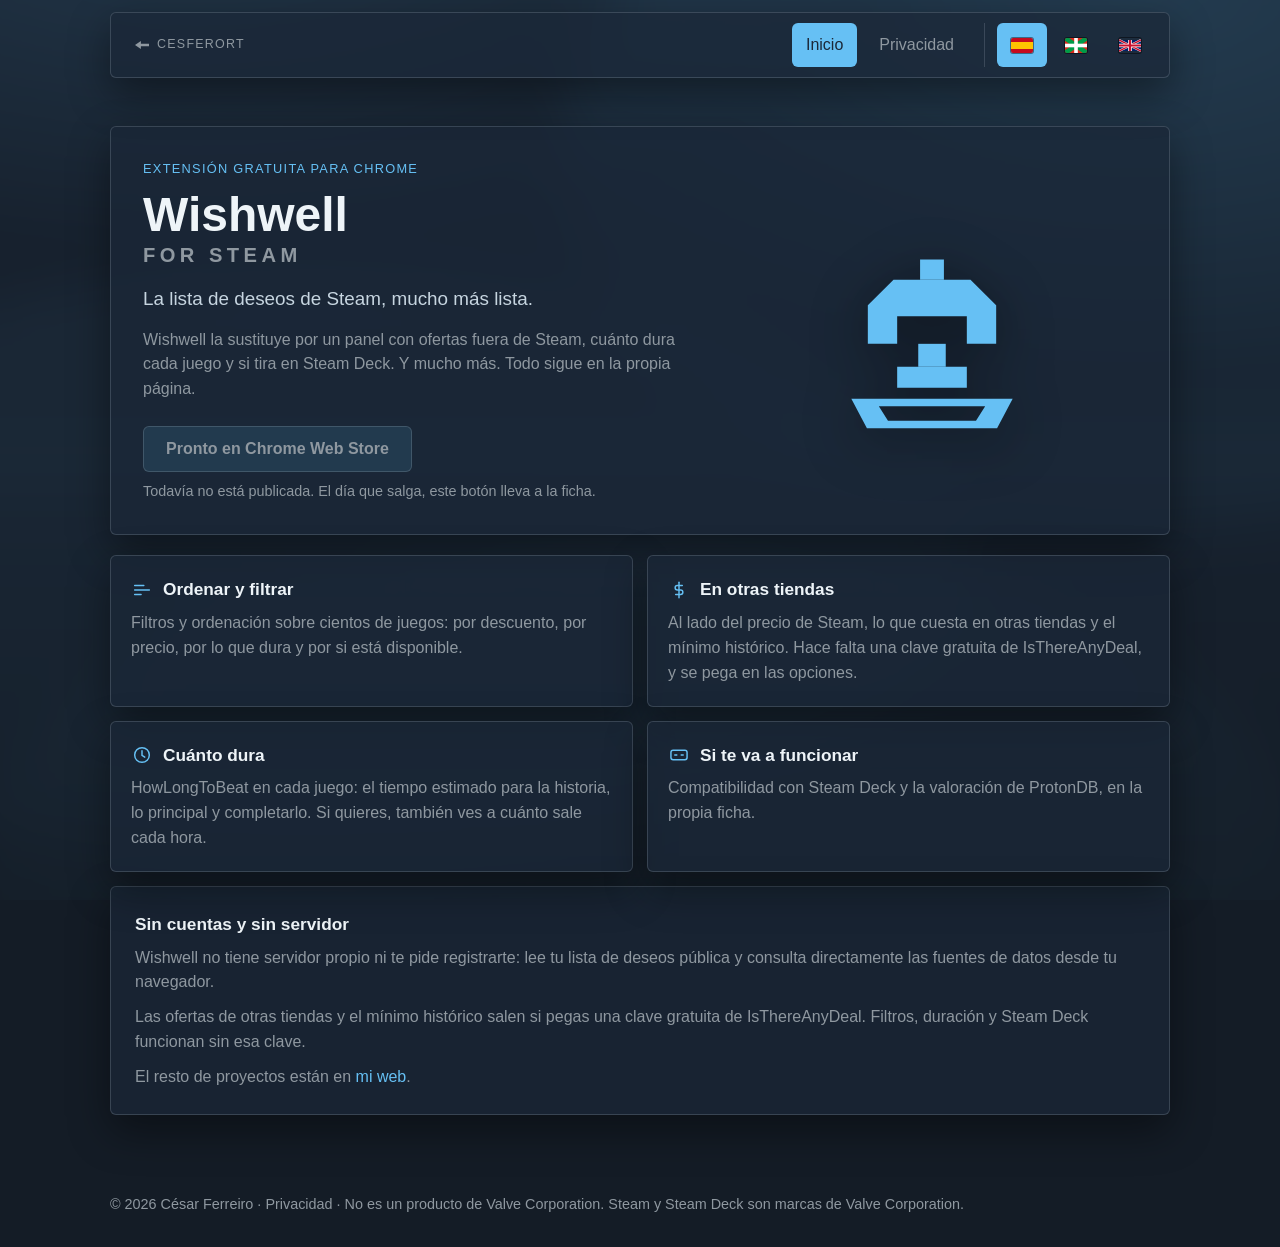
<file: index.html>
<!DOCTYPE html>
<html lang="es" translate="no">
<head>
  <meta charset="utf-8">
  <meta name="google" content="notranslate">
  <meta name="viewport" content="width=device-width, initial-scale=1">
  <title>Wishwell for Steam</title>
  <meta name="description" content="Convierte la lista de deseos de Steam en una lista mucho más lista: ofertas fuera de Steam, cuánto dura cada juego y si tira en Steam Deck, en el mismo panel. Y mucho más.">
  <link rel="canonical" href="https://cesferort.github.io/wishwell-site/">
  <meta property="og:type" content="website">
  <meta property="og:locale" content="es_ES">
  <meta property="og:title" content="Wishwell for Steam">
  <meta property="og:description" content="Convierte la lista de deseos de Steam en una lista mucho más lista: ofertas fuera de Steam, cuánto dura cada juego y si tira en Steam Deck, en el mismo panel. Y mucho más.">
  <meta property="og:url" content="https://cesferort.github.io/wishwell-site/">
  <meta property="og:image" content="https://cesferort.github.io/wishwell-site/art/share-2026-11.jpg">
  <meta property="og:image:width" content="1200">
  <meta property="og:image:height" content="630">
  <meta property="og:image:alt" content="El arco y el brocal de Wishwell, dentro de una moneda.">
  <meta name="twitter:card" content="summary_large_image">
  <link rel="icon" type="image/png" sizes="32x32" href="art/favicon.png">
  <link rel="apple-touch-icon" href="art/favicon.png">
  <link rel="stylesheet" href="style.css">
</head>
<body>
  <div class="scene" aria-hidden="true"></div>
  <a class="skip" href="#contenido">Saltar al contenido</a>
  <header class="bar panel-box">
    <a class="home" href="https://cesferort.github.io/" target="_blank" rel="noopener">
      <span class="home-arrow" aria-hidden="true"></span>Cesferort
    </a>
    <input class="menu-check" id="menu-check" type="checkbox">
    <label class="menu-toggle" for="menu-check"><span class="visually-hidden">Menú</span><span class="burger" aria-hidden="true"></span></label>
    <nav class="nav" aria-label="Páginas">
      <a href="index.html" aria-current="page">Inicio</a>
      <a href="privacy/es.html">Privacidad</a>
      <span class="langs">
        <a href="index.html" lang="es" aria-current="page" class="flag flag-es" aria-label="Español"><svg class="flag-svg" viewBox="0 0 22 15" aria-hidden="true"><rect width="22" height="15" fill="#c60b1e"/><rect y="4" width="22" height="7" fill="#ffc400"/></svg></a>
        <a href="eu.html" lang="eu" hreflang="eu" class="flag flag-eu" aria-label="Euskera"><svg class="flag-svg" viewBox="0 0 22 15" aria-hidden="true"><rect width="22" height="15" fill="#da291c"/><path fill="#009b48" d="M0 0h4.2L22 12.2V15h-4.2L0 2.8z"/><path fill="#009b48" d="M22 0h-4.2L0 12.2V15h4.2L22 2.8z"/><rect x="9.2" width="3.6" height="15" fill="#fff"/><rect y="5.7" width="22" height="3.6" fill="#fff"/></svg></a>
        <a href="en.html" lang="en" hreflang="en" class="flag flag-en" aria-label="Inglés"><svg class="flag-svg" viewBox="0 0 60 30" aria-hidden="true"><path fill="#012169" d="M0 0h60v30H0z"/><path stroke="#fff" stroke-width="6" d="M0 0l60 30m0-30L0 30"/><path stroke="#C8102E" stroke-width="4" d="M0 0l60 30m0-30L0 30"/><path stroke="#fff" stroke-width="10" d="M30 0v30M0 15h60"/><path stroke="#C8102E" stroke-width="6" d="M30 0v30M0 15h60"/></svg></a>
      </span>
    </nav>
  </header>
  <main id="contenido">
    <section class="hero panel-box">
      <div>
        <p class="eyebrow">Extensión gratuita para Chrome</p>
        <h1>Wishwell<span class="for">for Steam</span></h1>
        <p class="lead">La lista de deseos de Steam, mucho más lista.</p>
        <p class="plain">Wishwell la sustituye por un panel con ofertas fuera de Steam, cuánto dura cada juego y si tira en Steam Deck. Y mucho más. Todo sigue en la propia página.</p>
        <p class="store">
          <span class="cta cta-soon">Pronto en Chrome Web Store</span>
          <!-- Cuando la extensión esté publicada, este enlace sustituye al span de arriba:
               <a class="cta" href="https://chromewebstore.google.com/detail/ID">Instalar desde Chrome Web Store</a> -->
        </p>
        <p class="store-note">Todavía no está publicada. El día que salga, este botón lleva a la ficha.</p>
      </div>
      <svg class="hero-mark" viewBox="0 0 24 24" aria-hidden="true">
        <g fill="currentColor">
          <path d="M5 13.4 5 9.2 7.8 6.4 16.2 6.4 19 9.2 19 13.4 15.8 13.4 15.8 10.4 8.2 10.4 8.2 13.4Z"/>
          <path d="M10.7 4.2h2.6V6.4h-2.6z"/>
          <path d="M10.5 13.4h3V15.9h-3z"/>
          <path d="M8.2 15.9h7.6V18.2H8.2z"/>
          <path fill-rule="evenodd" d="M3.2 19.4h17.6l-1.7 3.2H4.9zM6.2 20.2h11.6l-1 1.6H7.2z"/>
        </g>
      </svg>
    </section>

    <section class="cards" aria-label="Qué hace">
      <article class="panel-box">
        <h2><svg viewBox="0 0 24 24" aria-hidden="true"><path d="M4 12h16M4 7h10M4 17h7" fill="none" stroke="currentColor" stroke-width="1.6" stroke-linecap="round"/></svg>Ordenar y filtrar</h2>
        <p>Filtros y ordenación sobre cientos de juegos: por descuento, por precio, por lo que dura y por si está disponible.</p>
      </article>
      <article class="panel-box">
        <h2><svg viewBox="0 0 24 24" aria-hidden="true"><path d="M12 3.6v16.8" fill="none" stroke="currentColor" stroke-width="1.6" stroke-linecap="round"/><path d="M15.6 7.2H10.2a2.4 2.4 0 0 0 0 4.8h3.6a2.4 2.4 0 0 1 0 4.8H8.4" fill="none" stroke="currentColor" stroke-width="1.6" stroke-linecap="round"/></svg>En otras tiendas</h2>
        <p>Al lado del precio de Steam, lo que cuesta en otras tiendas y el mínimo histórico. Hace falta una clave gratuita de IsThereAnyDeal, y se pega en las opciones.</p>
      </article>
      <article class="panel-box">
        <h2><svg viewBox="0 0 24 24" aria-hidden="true"><circle cx="12" cy="12" r="8" fill="none" stroke="currentColor" stroke-width="1.6"/><path d="M12 7.4v5l3 2" fill="none" stroke="currentColor" stroke-width="1.6" stroke-linecap="round"/></svg>Cuánto dura</h2>
        <p>HowLongToBeat en cada juego: el tiempo estimado para la historia, lo principal y completarlo. Si quieres, también ves a cuánto sale cada hora.</p>
      </article>
      <article class="panel-box">
        <h2><svg viewBox="0 0 24 24" aria-hidden="true"><rect x="3.2" y="6.8" width="17.6" height="10.4" rx="2.4" fill="none" stroke="currentColor" stroke-width="1.6"/><path d="M7.4 12h2.2M14.4 12h2.2" fill="none" stroke="currentColor" stroke-width="1.6" stroke-linecap="round"/></svg>Si te va a funcionar</h2>
        <p>Compatibilidad con Steam Deck y la valoración de ProtonDB, en la propia ficha.</p>
      </article>
    </section>

    <!--
      Franja de capturas. Se descomenta cuando existan los cinco archivos de
      art/shots/, que son los mismos que sube la ficha de la Chrome Web Store.
      Tienen que ser capturas reales del panel sobre una lista de deseos de
      verdad: la tienda rechaza recreaciones.

      <section class="shots" aria-label="Capturas">
        <figure class="panel-box shots-wide">
          <img src="art/shots/panel.png" width="1280" height="800" alt="El panel de Wishwell sobre una lista de deseos, con juegos en oferta.">
          <figcaption>El panel sustituye a la lista y la ordena por lo que te interesa.</figcaption>
        </figure>
        <figure class="panel-box">
          <img src="art/shots/filtros.png" width="1280" height="800" alt="El panel de filtros abierto, con la rejilla de tres columnas.">
          <figcaption>Filtros por descuento, precio, duracion y disponibilidad.</figcaption>
        </figure>
        <figure class="panel-box">
          <img src="art/shots/detalle.png" width="1280" height="800" alt="El modal de detalle, con minimo historico y tiempos de juego.">
          <figcaption>Minimo historico, tiempos de HowLongToBeat y comparacion de precio.</figcaption>
        </figure>
        <figure class="panel-box">
          <img src="art/shots/temas.png" width="1280" height="800" alt="Dos temas distintos del panel, uno al lado del otro.">
          <figcaption>Diecinueve temas, incluido uno claro.</figcaption>
        </figure>
        <figure class="panel-box">
          <img src="art/shots/opciones.png" width="1280" height="800" alt="La pagina de opciones, con el apartado de IsThereAnyDeal.">
          <figcaption>Las opciones, con el apartado de IsThereAnyDeal.</figcaption>
        </figure>
      </section>
    -->

    <section class="panel panel-box">
      <h2>Sin cuentas y sin servidor</h2>
      <p>Wishwell no tiene servidor propio ni te pide registrarte: lee tu lista de deseos pública y consulta directamente las fuentes de datos desde tu navegador.</p>
      <p>Las ofertas de otras tiendas y el mínimo histórico salen si pegas una clave gratuita de IsThereAnyDeal. Filtros, duración y Steam Deck funcionan sin esa clave.</p>
      <p>El resto de proyectos están en <a href="https://cesferort.github.io/" target="_blank" rel="noopener">mi web</a>.</p>
    </section>
  </main>
  <footer>
    <p>© 2026 César Ferreiro · <a href="privacy/es.html">Privacidad</a> · No es un producto de Valve Corporation. Steam y Steam Deck son marcas de Valve Corporation.</p>
  </footer>
</body>
</html>
</file>
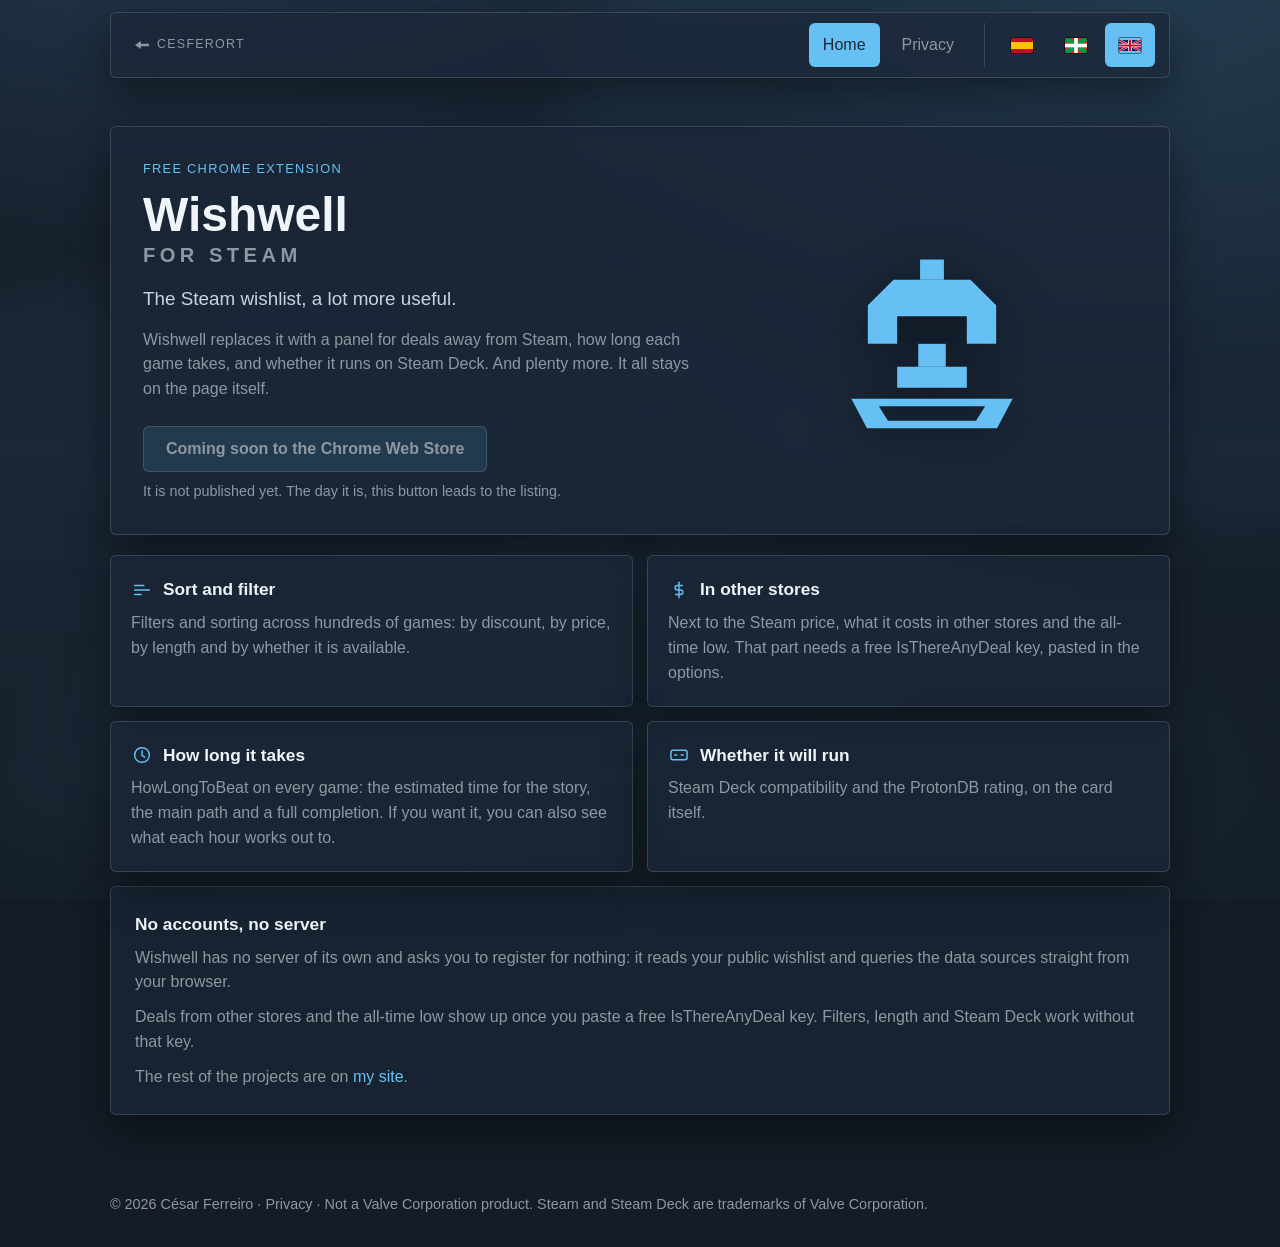
<file: en.html>
<!DOCTYPE html>
<html lang="en" translate="no">
<head>
  <meta charset="utf-8">
  <meta name="google" content="notranslate">
  <meta name="viewport" content="width=device-width, initial-scale=1">
  <title>Wishwell for Steam</title>
  <meta name="description" content="Turns the Steam wishlist into a much sharper one: deals away from Steam, how long each game takes and whether it runs on Steam Deck, all in the same panel. And plenty more.">
  <link rel="canonical" href="https://cesferort.github.io/wishwell-site/en.html">
  <meta property="og:type" content="website">
  <meta property="og:locale" content="en_GB">
  <meta property="og:title" content="Wishwell for Steam">
  <meta property="og:description" content="Turns the Steam wishlist into a much sharper one: deals away from Steam, how long each game takes and whether it runs on Steam Deck, all in the same panel. And plenty more.">
  <meta property="og:url" content="https://cesferort.github.io/wishwell-site/en.html">
  <meta property="og:image" content="https://cesferort.github.io/wishwell-site/art/share-2026-11.jpg">
  <meta property="og:image:width" content="1200">
  <meta property="og:image:height" content="630">
  <meta property="og:image:alt" content="The Wishwell arch and rim, set inside a coin.">
  <meta name="twitter:card" content="summary_large_image">
  <link rel="icon" type="image/png" sizes="32x32" href="art/favicon.png">
  <link rel="apple-touch-icon" href="art/favicon.png">
  <link rel="stylesheet" href="style.css">
</head>
<body>
  <div class="scene" aria-hidden="true"></div>
  <a class="skip" href="#content">Skip to content</a>
  <header class="bar panel-box">
    <a class="home" href="https://cesferort.github.io/" target="_blank" rel="noopener">
      <span class="home-arrow" aria-hidden="true"></span>Cesferort
    </a>
    <input class="menu-check" id="menu-check" type="checkbox">
    <label class="menu-toggle" for="menu-check"><span class="visually-hidden">Menu</span><span class="burger" aria-hidden="true"></span></label>
    <nav class="nav" aria-label="Pages">
      <a href="en.html" aria-current="page">Home</a>
      <a href="privacy/en.html">Privacy</a>
      <span class="langs">
        <a href="index.html" lang="es" hreflang="es" class="flag flag-es" aria-label="Spanish"><svg class="flag-svg" viewBox="0 0 22 15" aria-hidden="true"><rect width="22" height="15" fill="#c60b1e"/><rect y="4" width="22" height="7" fill="#ffc400"/></svg></a>
        <a href="eu.html" lang="eu" hreflang="eu" class="flag flag-eu" aria-label="Basque"><svg class="flag-svg" viewBox="0 0 22 15" aria-hidden="true"><rect width="22" height="15" fill="#da291c"/><path fill="#009b48" d="M0 0h4.2L22 12.2V15h-4.2L0 2.8z"/><path fill="#009b48" d="M22 0h-4.2L0 12.2V15h4.2L22 2.8z"/><rect x="9.2" width="3.6" height="15" fill="#fff"/><rect y="5.7" width="22" height="3.6" fill="#fff"/></svg></a>
        <a href="en.html" lang="en" aria-current="page" class="flag flag-en" aria-label="English"><svg class="flag-svg" viewBox="0 0 60 30" aria-hidden="true"><path fill="#012169" d="M0 0h60v30H0z"/><path stroke="#fff" stroke-width="6" d="M0 0l60 30m0-30L0 30"/><path stroke="#C8102E" stroke-width="4" d="M0 0l60 30m0-30L0 30"/><path stroke="#fff" stroke-width="10" d="M30 0v30M0 15h60"/><path stroke="#C8102E" stroke-width="6" d="M30 0v30M0 15h60"/></svg></a>
      </span>
    </nav>
  </header>
  <main id="content">
    <section class="hero panel-box">
      <div>
        <p class="eyebrow">Free Chrome extension</p>
        <h1>Wishwell<span class="for">for Steam</span></h1>
        <p class="lead">The Steam wishlist, a lot more useful.</p>
        <p class="plain">Wishwell replaces it with a panel for deals away from Steam, how long each game takes, and whether it runs on Steam Deck. And plenty more. It all stays on the page itself.</p>
        <p class="store">
          <span class="cta cta-soon">Coming soon to the Chrome Web Store</span>
          <!-- Cuando la extensión esté publicada, este enlace sustituye al span de arriba:
               <a class="cta" href="https://chromewebstore.google.com/detail/ID">Install from the Chrome Web Store</a> -->
        </p>
        <p class="store-note">It is not published yet. The day it is, this button leads to the listing.</p>
      </div>
      <svg class="hero-mark" viewBox="0 0 24 24" aria-hidden="true">
        <g fill="currentColor">
          <path d="M5 13.4 5 9.2 7.8 6.4 16.2 6.4 19 9.2 19 13.4 15.8 13.4 15.8 10.4 8.2 10.4 8.2 13.4Z"/>
          <path d="M10.7 4.2h2.6V6.4h-2.6z"/>
          <path d="M10.5 13.4h3V15.9h-3z"/>
          <path d="M8.2 15.9h7.6V18.2H8.2z"/>
          <path fill-rule="evenodd" d="M3.2 19.4h17.6l-1.7 3.2H4.9zM6.2 20.2h11.6l-1 1.6H7.2z"/>
        </g>
      </svg>
    </section>

    <section class="cards" aria-label="What it does">
      <article class="panel-box">
        <h2><svg viewBox="0 0 24 24" aria-hidden="true"><path d="M4 12h16M4 7h10M4 17h7" fill="none" stroke="currentColor" stroke-width="1.6" stroke-linecap="round"/></svg>Sort and filter</h2>
        <p>Filters and sorting across hundreds of games: by discount, by price, by length and by whether it is available.</p>
      </article>
      <article class="panel-box">
        <h2><svg viewBox="0 0 24 24" aria-hidden="true"><path d="M12 3.6v16.8" fill="none" stroke="currentColor" stroke-width="1.6" stroke-linecap="round"/><path d="M15.6 7.2H10.2a2.4 2.4 0 0 0 0 4.8h3.6a2.4 2.4 0 0 1 0 4.8H8.4" fill="none" stroke="currentColor" stroke-width="1.6" stroke-linecap="round"/></svg>In other stores</h2>
        <p>Next to the Steam price, what it costs in other stores and the all-time low. That part needs a free IsThereAnyDeal key, pasted in the options.</p>
      </article>
      <article class="panel-box">
        <h2><svg viewBox="0 0 24 24" aria-hidden="true"><circle cx="12" cy="12" r="8" fill="none" stroke="currentColor" stroke-width="1.6"/><path d="M12 7.4v5l3 2" fill="none" stroke="currentColor" stroke-width="1.6" stroke-linecap="round"/></svg>How long it takes</h2>
        <p>HowLongToBeat on every game: the estimated time for the story, the main path and a full completion. If you want it, you can also see what each hour works out to.</p>
      </article>
      <article class="panel-box">
        <h2><svg viewBox="0 0 24 24" aria-hidden="true"><rect x="3.2" y="6.8" width="17.6" height="10.4" rx="2.4" fill="none" stroke="currentColor" stroke-width="1.6"/><path d="M7.4 12h2.2M14.4 12h2.2" fill="none" stroke="currentColor" stroke-width="1.6" stroke-linecap="round"/></svg>Whether it will run</h2>
        <p>Steam Deck compatibility and the ProtonDB rating, on the card itself.</p>
      </article>
    </section>

    <!--
      Franja de capturas. Se descomenta cuando existan los cinco archivos de
      art/shots/, que son los mismos que sube la ficha de la Chrome Web Store.
      Tienen que ser capturas reales del panel sobre una lista de deseos de
      verdad: la tienda rechaza recreaciones.

      <section class="shots" aria-label="Capturas">
        <figure class="panel-box shots-wide">
          <img src="art/shots/panel.png" width="1280" height="800" alt="El panel de Wishwell sobre una lista de deseos, con juegos en oferta.">
          <figcaption>El panel sustituye a la lista y la ordena por lo que te interesa.</figcaption>
        </figure>
        <figure class="panel-box">
          <img src="art/shots/filtros.png" width="1280" height="800" alt="El panel de filtros abierto, con la rejilla de tres columnas.">
          <figcaption>Filtros por descuento, precio, duracion y disponibilidad.</figcaption>
        </figure>
        <figure class="panel-box">
          <img src="art/shots/detalle.png" width="1280" height="800" alt="El modal de detalle, con minimo historico y tiempos de juego.">
          <figcaption>Minimo historico, tiempos de HowLongToBeat y comparacion de precio.</figcaption>
        </figure>
        <figure class="panel-box">
          <img src="art/shots/temas.png" width="1280" height="800" alt="Dos temas distintos del panel, uno al lado del otro.">
          <figcaption>Diecinueve temas, incluido uno claro.</figcaption>
        </figure>
        <figure class="panel-box">
          <img src="art/shots/opciones.png" width="1280" height="800" alt="La pagina de opciones, con el apartado de IsThereAnyDeal.">
          <figcaption>Las opciones, con el apartado de IsThereAnyDeal.</figcaption>
        </figure>
      </section>
    -->

    <section class="panel panel-box">
      <h2>No accounts, no server</h2>
      <p>Wishwell has no server of its own and asks you to register for nothing: it reads your public wishlist and queries the data sources straight from your browser.</p>
      <p>Deals from other stores and the all-time low show up once you paste a free IsThereAnyDeal key. Filters, length and Steam Deck work without that key.</p>
      <p>The rest of the projects are on <a href="https://cesferort.github.io/" target="_blank" rel="noopener">my site</a>.</p>
    </section>
  </main>
  <footer>
    <p>© 2026 César Ferreiro · <a href="privacy/en.html">Privacy</a> · Not a Valve Corporation product. Steam and Steam Deck are trademarks of Valve Corporation.</p>
  </footer>
</body>
</html>
</file>
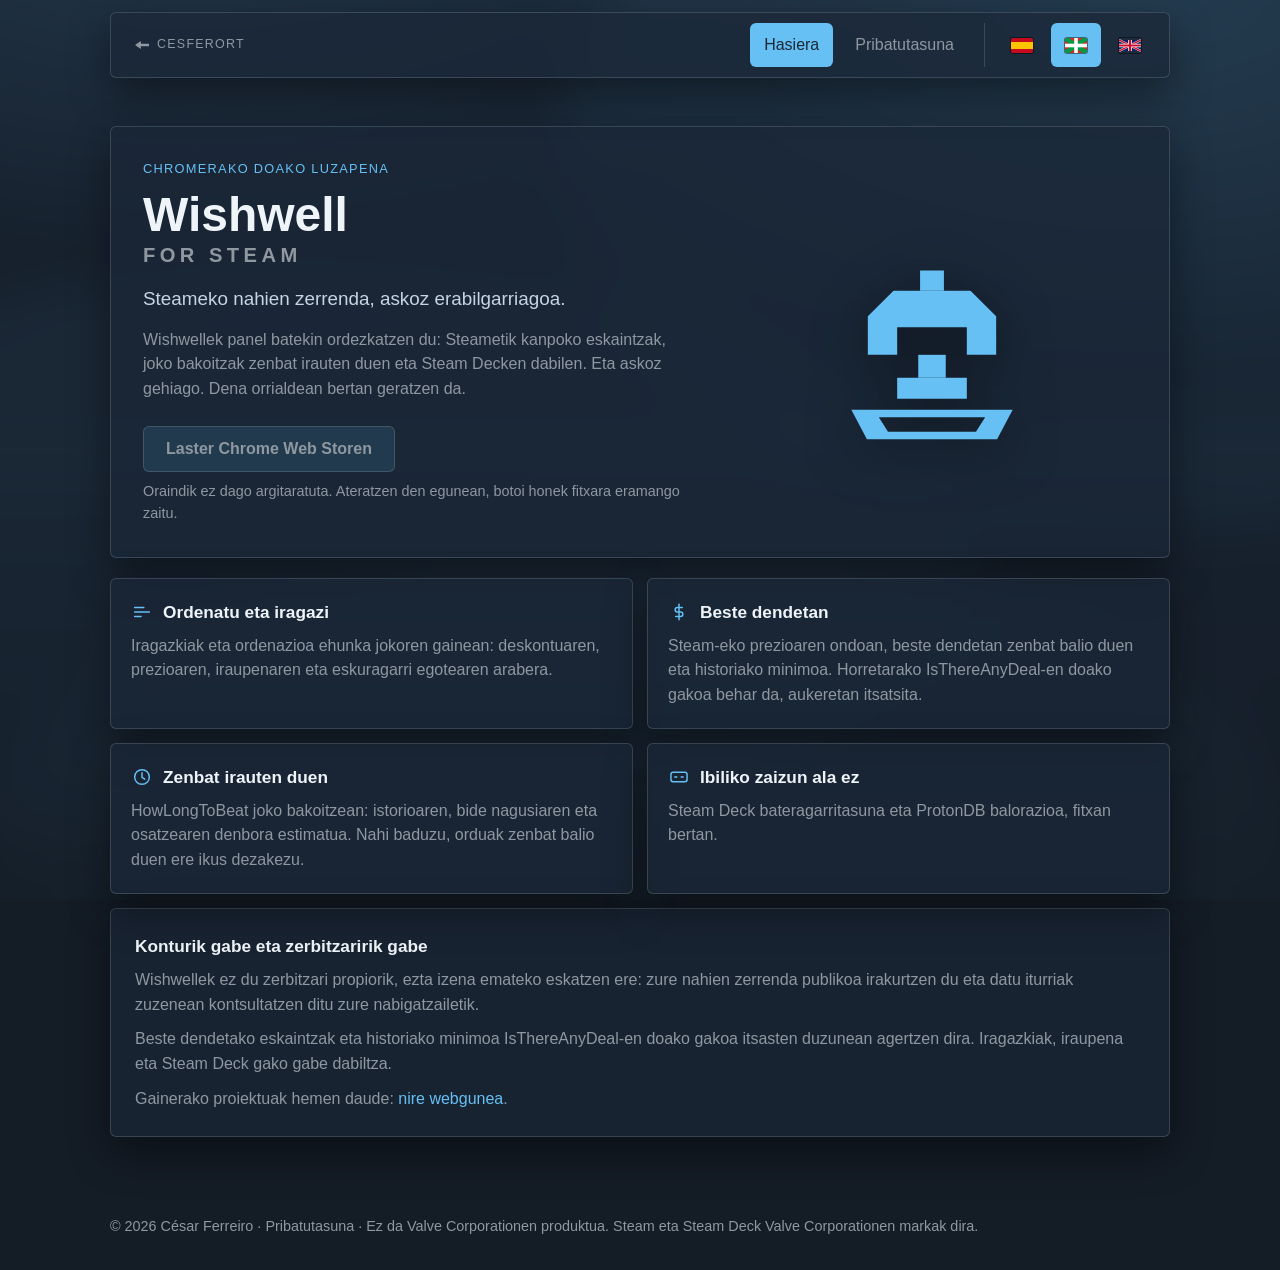
<file: eu.html>
<!DOCTYPE html>
<html lang="eu" translate="no">
<head>
  <meta charset="utf-8">
  <meta name="google" content="notranslate">
  <meta name="viewport" content="width=device-width, initial-scale=1">
  <title>Wishwell for Steam</title>
  <meta name="description" content="Steameko nahien zerrenda askoz erabilgarriago bihurtzen du: Steametik kanpoko eskaintzak, joko bakoitzak zenbat irauten duen eta Steam Decken dabilen, panel berean. Eta askoz gehiago.">
  <link rel="canonical" href="https://cesferort.github.io/wishwell-site/eu.html">
  <meta property="og:type" content="website">
  <meta property="og:locale" content="eu_ES">
  <meta property="og:title" content="Wishwell for Steam">
  <meta property="og:description" content="Steameko nahien zerrenda askoz erabilgarriago bihurtzen du: Steametik kanpoko eskaintzak, joko bakoitzak zenbat irauten duen eta Steam Decken dabilen, panel berean. Eta askoz gehiago.">
  <meta property="og:url" content="https://cesferort.github.io/wishwell-site/eu.html">
  <meta property="og:image" content="https://cesferort.github.io/wishwell-site/art/share-2026-11.jpg">
  <meta property="og:image:width" content="1200">
  <meta property="og:image:height" content="630">
  <meta property="og:image:alt" content="Wishwellen arkua eta brokala, txanpon baten barruan.">
  <meta name="twitter:card" content="summary_large_image">
  <link rel="icon" type="image/png" sizes="32x32" href="art/favicon.png">
  <link rel="apple-touch-icon" href="art/favicon.png">
  <link rel="stylesheet" href="style.css">
</head>
<body>
  <div class="scene" aria-hidden="true"></div>
  <a class="skip" href="#edukia">Edukira joan</a>
  <header class="bar panel-box">
    <a class="home" href="https://cesferort.github.io/" target="_blank" rel="noopener">
      <span class="home-arrow" aria-hidden="true"></span>Cesferort
    </a>
    <input class="menu-check" id="menu-check" type="checkbox">
    <label class="menu-toggle" for="menu-check"><span class="visually-hidden">Menua</span><span class="burger" aria-hidden="true"></span></label>
    <nav class="nav" aria-label="Orrialdeak">
      <a href="eu.html" aria-current="page">Hasiera</a>
      <a href="privacy/eu.html">Pribatutasuna</a>
      <span class="langs">
        <a href="index.html" lang="es" hreflang="es" class="flag flag-es" aria-label="Gaztelania"><svg class="flag-svg" viewBox="0 0 22 15" aria-hidden="true"><rect width="22" height="15" fill="#c60b1e"/><rect y="4" width="22" height="7" fill="#ffc400"/></svg></a>
        <a href="eu.html" lang="eu" aria-current="page" class="flag flag-eu" aria-label="Euskara"><svg class="flag-svg" viewBox="0 0 22 15" aria-hidden="true"><rect width="22" height="15" fill="#da291c"/><path fill="#009b48" d="M0 0h4.2L22 12.2V15h-4.2L0 2.8z"/><path fill="#009b48" d="M22 0h-4.2L0 12.2V15h4.2L22 2.8z"/><rect x="9.2" width="3.6" height="15" fill="#fff"/><rect y="5.7" width="22" height="3.6" fill="#fff"/></svg></a>
        <a href="en.html" lang="en" hreflang="en" class="flag flag-en" aria-label="Ingelesa"><svg class="flag-svg" viewBox="0 0 60 30" aria-hidden="true"><path fill="#012169" d="M0 0h60v30H0z"/><path stroke="#fff" stroke-width="6" d="M0 0l60 30m0-30L0 30"/><path stroke="#C8102E" stroke-width="4" d="M0 0l60 30m0-30L0 30"/><path stroke="#fff" stroke-width="10" d="M30 0v30M0 15h60"/><path stroke="#C8102E" stroke-width="6" d="M30 0v30M0 15h60"/></svg></a>
      </span>
    </nav>
  </header>
  <main id="edukia">
    <section class="hero panel-box">
      <div>
        <p class="eyebrow">Chromerako doako luzapena</p>
        <h1>Wishwell<span class="for">for Steam</span></h1>
        <p class="lead">Steameko nahien zerrenda, askoz erabilgarriagoa.</p>
        <p class="plain">Wishwellek panel batekin ordezkatzen du: Steametik kanpoko eskaintzak, joko bakoitzak zenbat irauten duen eta Steam Decken dabilen. Eta askoz gehiago. Dena orrialdean bertan geratzen da.</p>
        <p class="store">
          <span class="cta cta-soon">Laster Chrome Web Storen</span>
          <!-- Cuando la extensión esté publicada, este enlace sustituye al span de arriba:
               <a class="cta" href="https://chromewebstore.google.com/detail/ID">Chrome Web Storetik instalatu</a> -->
        </p>
        <p class="store-note">Oraindik ez dago argitaratuta. Ateratzen den egunean, botoi honek fitxara eramango zaitu.</p>
      </div>
      <svg class="hero-mark" viewBox="0 0 24 24" aria-hidden="true">
        <g fill="currentColor">
          <path d="M5 13.4 5 9.2 7.8 6.4 16.2 6.4 19 9.2 19 13.4 15.8 13.4 15.8 10.4 8.2 10.4 8.2 13.4Z"/>
          <path d="M10.7 4.2h2.6V6.4h-2.6z"/>
          <path d="M10.5 13.4h3V15.9h-3z"/>
          <path d="M8.2 15.9h7.6V18.2H8.2z"/>
          <path fill-rule="evenodd" d="M3.2 19.4h17.6l-1.7 3.2H4.9zM6.2 20.2h11.6l-1 1.6H7.2z"/>
        </g>
      </svg>
    </section>

    <section class="cards" aria-label="Zer egiten duen">
      <article class="panel-box">
        <h2><svg viewBox="0 0 24 24" aria-hidden="true"><path d="M4 12h16M4 7h10M4 17h7" fill="none" stroke="currentColor" stroke-width="1.6" stroke-linecap="round"/></svg>Ordenatu eta iragazi</h2>
        <p>Iragazkiak eta ordenazioa ehunka jokoren gainean: deskontuaren, prezioaren, iraupenaren eta eskuragarri egotearen arabera.</p>
      </article>
      <article class="panel-box">
        <h2><svg viewBox="0 0 24 24" aria-hidden="true"><path d="M12 3.6v16.8" fill="none" stroke="currentColor" stroke-width="1.6" stroke-linecap="round"/><path d="M15.6 7.2H10.2a2.4 2.4 0 0 0 0 4.8h3.6a2.4 2.4 0 0 1 0 4.8H8.4" fill="none" stroke="currentColor" stroke-width="1.6" stroke-linecap="round"/></svg>Beste dendetan</h2>
        <p>Steam-eko prezioaren ondoan, beste dendetan zenbat balio duen eta historiako minimoa. Horretarako IsThereAnyDeal-en doako gakoa behar da, aukeretan itsatsita.</p>
      </article>
      <article class="panel-box">
        <h2><svg viewBox="0 0 24 24" aria-hidden="true"><circle cx="12" cy="12" r="8" fill="none" stroke="currentColor" stroke-width="1.6"/><path d="M12 7.4v5l3 2" fill="none" stroke="currentColor" stroke-width="1.6" stroke-linecap="round"/></svg>Zenbat irauten duen</h2>
        <p>HowLongToBeat joko bakoitzean: istorioaren, bide nagusiaren eta osatzearen denbora estimatua. Nahi baduzu, orduak zenbat balio duen ere ikus dezakezu.</p>
      </article>
      <article class="panel-box">
        <h2><svg viewBox="0 0 24 24" aria-hidden="true"><rect x="3.2" y="6.8" width="17.6" height="10.4" rx="2.4" fill="none" stroke="currentColor" stroke-width="1.6"/><path d="M7.4 12h2.2M14.4 12h2.2" fill="none" stroke="currentColor" stroke-width="1.6" stroke-linecap="round"/></svg>Ibiliko zaizun ala ez</h2>
        <p>Steam Deck bateragarritasuna eta ProtonDB balorazioa, fitxan bertan.</p>
      </article>
    </section>

    <!--
      Franja de capturas. Se descomenta cuando existan los cinco archivos de
      art/shots/, que son los mismos que sube la ficha de la Chrome Web Store.
      Tienen que ser capturas reales del panel sobre una lista de deseos de
      verdad: la tienda rechaza recreaciones.

      <section class="shots" aria-label="Capturas">
        <figure class="panel-box shots-wide">
          <img src="art/shots/panel.png" width="1280" height="800" alt="El panel de Wishwell sobre una lista de deseos, con juegos en oferta.">
          <figcaption>El panel sustituye a la lista y la ordena por lo que te interesa.</figcaption>
        </figure>
        <figure class="panel-box">
          <img src="art/shots/filtros.png" width="1280" height="800" alt="El panel de filtros abierto, con la rejilla de tres columnas.">
          <figcaption>Filtros por descuento, precio, duracion y disponibilidad.</figcaption>
        </figure>
        <figure class="panel-box">
          <img src="art/shots/detalle.png" width="1280" height="800" alt="El modal de detalle, con minimo historico y tiempos de juego.">
          <figcaption>Minimo historico, tiempos de HowLongToBeat y comparacion de precio.</figcaption>
        </figure>
        <figure class="panel-box">
          <img src="art/shots/temas.png" width="1280" height="800" alt="Dos temas distintos del panel, uno al lado del otro.">
          <figcaption>Diecinueve temas, incluido uno claro.</figcaption>
        </figure>
        <figure class="panel-box">
          <img src="art/shots/opciones.png" width="1280" height="800" alt="La pagina de opciones, con el apartado de IsThereAnyDeal.">
          <figcaption>Las opciones, con el apartado de IsThereAnyDeal.</figcaption>
        </figure>
      </section>
    -->

    <section class="panel panel-box">
      <h2>Konturik gabe eta zerbitzaririk gabe</h2>
      <p>Wishwellek ez du zerbitzari propiorik, ezta izena emateko eskatzen ere: zure nahien zerrenda publikoa irakurtzen du eta datu iturriak zuzenean kontsultatzen ditu zure nabigatzailetik.</p>
      <p>Beste dendetako eskaintzak eta historiako minimoa IsThereAnyDeal-en doako gakoa itsasten duzunean agertzen dira. Iragazkiak, iraupena eta Steam Deck gako gabe dabiltza.</p>
      <p>Gainerako proiektuak hemen daude: <a href="https://cesferort.github.io/" target="_blank" rel="noopener">nire webgunea</a>.</p>
    </section>
  </main>
  <footer>
    <p>© 2026 César Ferreiro · <a href="privacy/eu.html">Pribatutasuna</a> · Ez da Valve Corporationen produktua. Steam eta Steam Deck Valve Corporationen markak dira.</p>
  </footer>
</body>
</html>
</file>
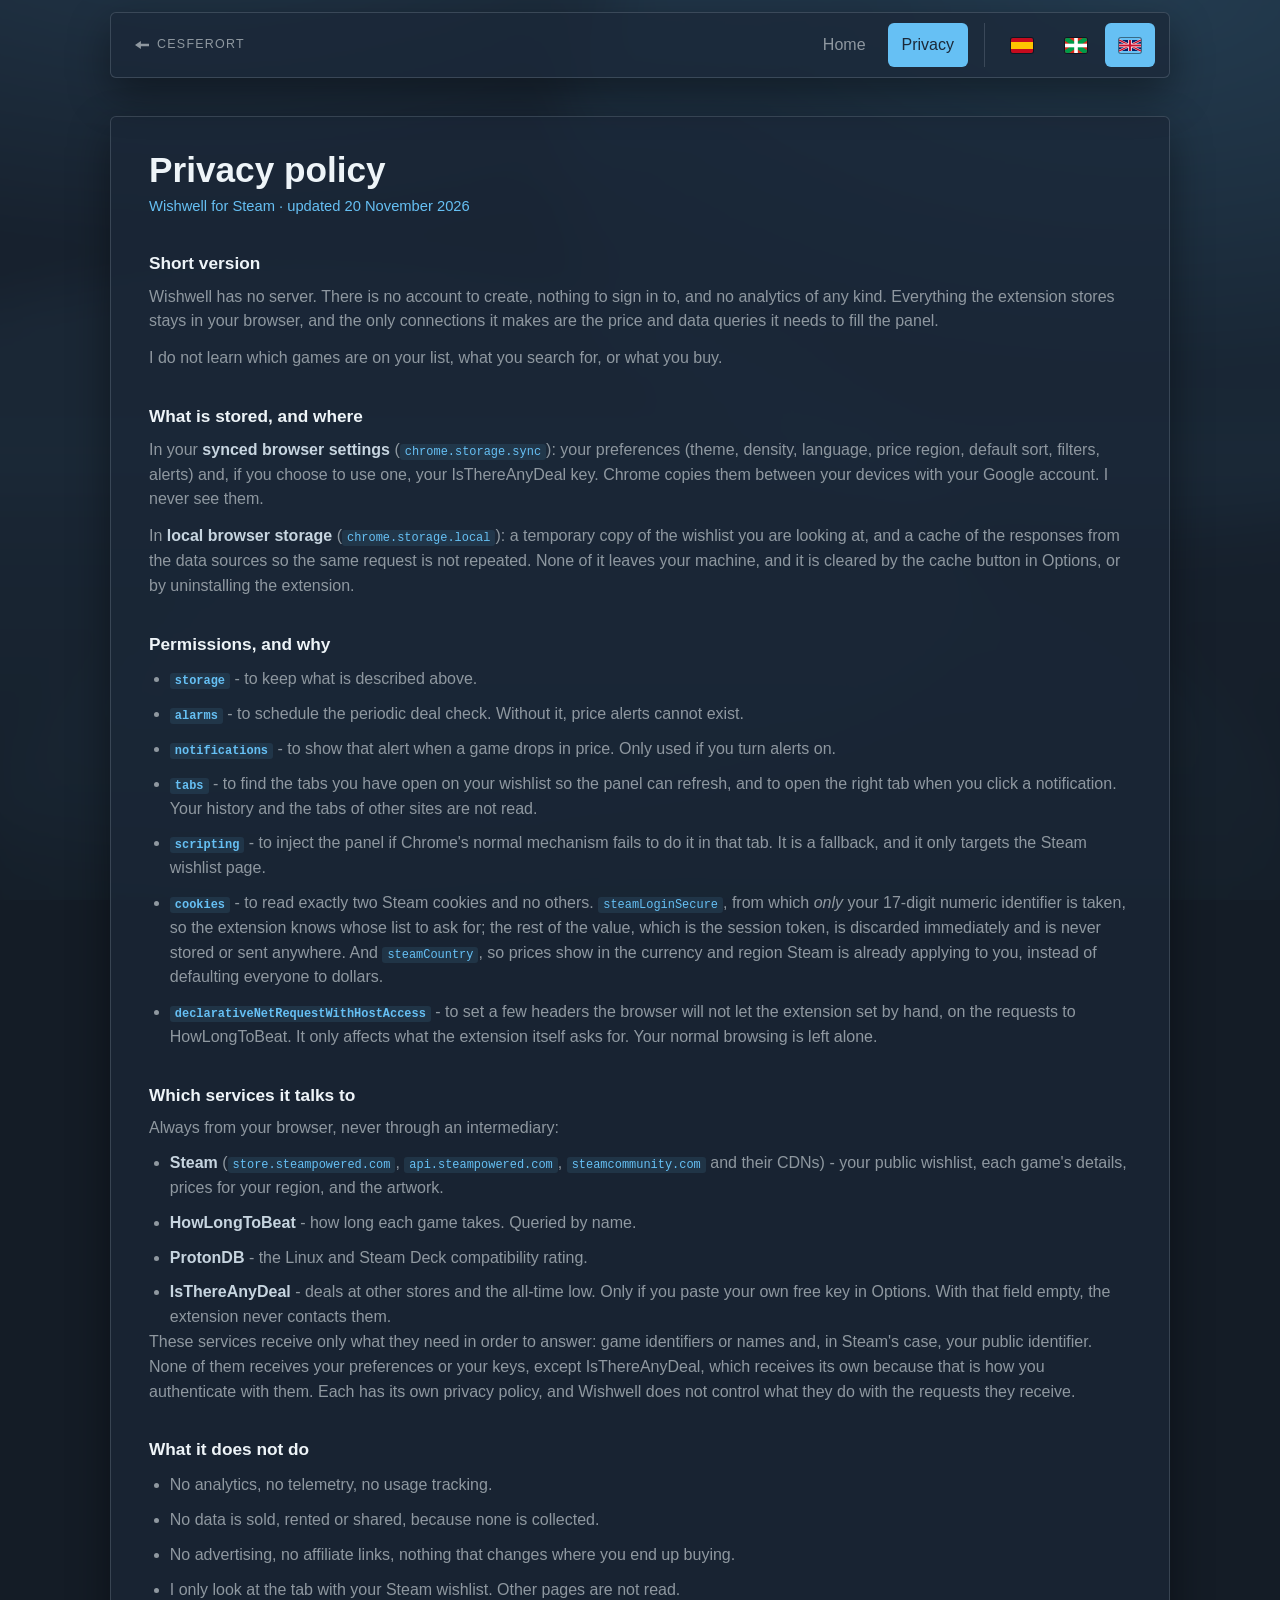
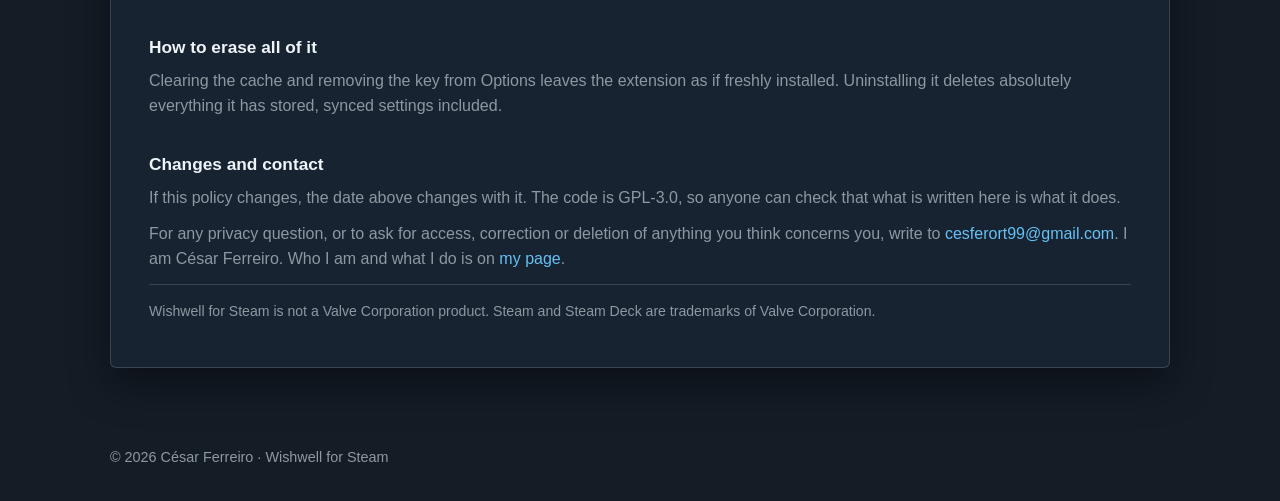
<file: privacy/en.html>
<!DOCTYPE html>
<html lang="en" translate="no">
<head>
  <meta charset="utf-8">
  <meta name="google" content="notranslate">
  <meta name="viewport" content="width=device-width, initial-scale=1">
  <title>Privacy - Wishwell for Steam</title>
  <meta name="description" content="What Wishwell for Steam stores, where it stores it, and which services it talks to. No server, no accounts, no analytics.">
  <link rel="canonical" href="https://cesferort.github.io/wishwell-site/privacy/en.html">
  <meta property="og:type" content="article">
  <meta property="og:locale" content="en_GB">
  <meta property="og:title" content="Privacy - Wishwell for Steam">
  <meta property="og:description" content="What Wishwell for Steam stores, where it stores it, and which services it talks to. No server, no accounts, no analytics.">
  <meta property="og:url" content="https://cesferort.github.io/wishwell-site/privacy/en.html">
  <meta property="og:image" content="https://cesferort.github.io/wishwell-site/art/share-2026-11.jpg">
  <meta property="og:image:width" content="1200">
  <meta property="og:image:height" content="630">
  <meta property="og:image:alt" content="The Wishwell arch and rim, set inside a coin.">
  <meta name="twitter:card" content="summary_large_image">
  <link rel="icon" type="image/png" sizes="32x32" href="../art/favicon.png">
  <link rel="apple-touch-icon" href="../art/favicon.png">
  <link rel="stylesheet" href="../style.css">
</head>
<body>
  <div class="scene" aria-hidden="true"></div>
  <a class="skip" href="#content">Skip to content</a>
  <header class="bar panel-box">
    <a class="home" href="https://cesferort.github.io/" target="_blank" rel="noopener">
      <span class="home-arrow" aria-hidden="true"></span>Cesferort
    </a>
    <input class="menu-check" id="menu-check" type="checkbox">
    <label class="menu-toggle" for="menu-check"><span class="visually-hidden">Menu</span><span class="burger" aria-hidden="true"></span></label>
    <nav class="nav" aria-label="Pages">
      <a href="../en.html">Home</a>
      <a href="en.html" aria-current="page">Privacy</a>
      <span class="langs">
        <a href="es.html" lang="es" hreflang="es" class="flag flag-es" aria-label="Spanish"><svg class="flag-svg" viewBox="0 0 22 15" aria-hidden="true"><rect width="22" height="15" fill="#c60b1e"/><rect y="4" width="22" height="7" fill="#ffc400"/></svg></a>
        <a href="eu.html" lang="eu" hreflang="eu" class="flag flag-eu" aria-label="Basque"><svg class="flag-svg" viewBox="0 0 22 15" aria-hidden="true"><rect width="22" height="15" fill="#da291c"/><path fill="#009b48" d="M0 0h4.2L22 12.2V15h-4.2L0 2.8z"/><path fill="#009b48" d="M22 0h-4.2L0 12.2V15h4.2L22 2.8z"/><rect x="9.2" width="3.6" height="15" fill="#fff"/><rect y="5.7" width="22" height="3.6" fill="#fff"/></svg></a>
        <a href="en.html" lang="en" aria-current="page" class="flag flag-en" aria-label="English"><svg class="flag-svg" viewBox="0 0 60 30" aria-hidden="true"><path fill="#012169" d="M0 0h60v30H0z"/><path stroke="#fff" stroke-width="6" d="M0 0l60 30m0-30L0 30"/><path stroke="#C8102E" stroke-width="4" d="M0 0l60 30m0-30L0 30"/><path stroke="#fff" stroke-width="10" d="M30 0v30M0 15h60"/><path stroke="#C8102E" stroke-width="6" d="M30 0v30M0 15h60"/></svg></a>
      </span>
    </nav>
  </header>
  <main id="content">
    <article class="panel panel-box page">
      <h1>Privacy policy</h1>
      <p class="updated">Wishwell for Steam · updated 20 November 2026</p>

      <h2>Short version</h2>
      <p>Wishwell has no server. There is no account to create, nothing to sign in to, and no analytics of any kind. Everything the extension stores stays in your browser, and the only connections it makes are the price and data queries it needs to fill the panel.</p>
      <p>I do not learn which games are on your list, what you search for, or what you buy.</p>

      <h2>What is stored, and where</h2>
      <p>In your <strong>synced browser settings</strong> (<code>chrome.storage.sync</code>): your preferences (theme, density, language, price region, default sort, filters, alerts) and, if you choose to use one, your IsThereAnyDeal key. Chrome copies them between your devices with your Google account. I never see them.</p>
      <p>In <strong>local browser storage</strong> (<code>chrome.storage.local</code>): a temporary copy of the wishlist you are looking at, and a cache of the responses from the data sources so the same request is not repeated. None of it leaves your machine, and it is cleared by the cache button in Options, or by uninstalling the extension.</p>

      <h2>Permissions, and why</h2>
      <ul>
        <li><strong><code>storage</code></strong> - to keep what is described above.</li>
        <li><strong><code>alarms</code></strong> - to schedule the periodic deal check. Without it, price alerts cannot exist.</li>
        <li><strong><code>notifications</code></strong> - to show that alert when a game drops in price. Only used if you turn alerts on.</li>
        <li><strong><code>tabs</code></strong> - to find the tabs you have open on your wishlist so the panel can refresh, and to open the right tab when you click a notification. Your history and the tabs of other sites are not read.</li>
        <li><strong><code>scripting</code></strong> - to inject the panel if Chrome's normal mechanism fails to do it in that tab. It is a fallback, and it only targets the Steam wishlist page.</li>
        <li><strong><code>cookies</code></strong> - to read exactly two Steam cookies and no others. <code>steamLoginSecure</code>, from which <em>only</em> your 17-digit numeric identifier is taken, so the extension knows whose list to ask for; the rest of the value, which is the session token, is discarded immediately and is never stored or sent anywhere. And <code>steamCountry</code>, so prices show in the currency and region Steam is already applying to you, instead of defaulting everyone to dollars.</li>
        <li><strong><code>declarativeNetRequestWithHostAccess</code></strong> - to set a few headers the browser will not let the extension set by hand, on the requests to HowLongToBeat. It only affects what the extension itself asks for. Your normal browsing is left alone.</li>
      </ul>

      <h2>Which services it talks to</h2>
      <p>Always from your browser, never through an intermediary:</p>
      <ul>
        <li><strong>Steam</strong> (<code>store.steampowered.com</code>, <code>api.steampowered.com</code>, <code>steamcommunity.com</code> and their CDNs) - your public wishlist, each game's details, prices for your region, and the artwork.</li>
        <li><strong>HowLongToBeat</strong> - how long each game takes. Queried by name.</li>
        <li><strong>ProtonDB</strong> - the Linux and Steam Deck compatibility rating.</li>
        <li><strong>IsThereAnyDeal</strong> - deals at other stores and the all-time low. Only if you paste your own free key in Options. With that field empty, the extension never contacts them.</li>
      </ul>
      <p>These services receive only what they need in order to answer: game identifiers or names and, in Steam's case, your public identifier. None of them receives your preferences or your keys, except IsThereAnyDeal, which receives its own because that is how you authenticate with them. Each has its own privacy policy, and Wishwell does not control what they do with the requests they receive.</p>

      <h2>What it does not do</h2>
      <ul>
        <li>No analytics, no telemetry, no usage tracking.</li>
        <li>No data is sold, rented or shared, because none is collected.</li>
        <li>No advertising, no affiliate links, nothing that changes where you end up buying.</li>
        <li>I only look at the tab with your Steam wishlist. Other pages are not read.</li>
      </ul>

      <h2>How to erase all of it</h2>
      <p>Clearing the cache and removing the key from Options leaves the extension as if freshly installed. Uninstalling it deletes absolutely everything it has stored, synced settings included.</p>

      <h2>Changes and contact</h2>
      <p>If this policy changes, the date above changes with it. The code is GPL-3.0, so anyone can check that what is written here is what it does.</p>
      <p>For any privacy question, or to ask for access, correction or deletion of anything you think concerns you, write to <a href="mailto:cesferort99@gmail.com">cesferort99@gmail.com</a>. I am César Ferreiro. Who I am and what I do is on <a href="https://cesferort.github.io/about/en.html" target="_blank" rel="noopener">my page</a>.</p>

      <p class="legal-note">Wishwell for Steam is not a Valve Corporation product. Steam and Steam Deck are trademarks of Valve Corporation.</p>
    </article>
  </main>
  <footer>
    <p>© 2026 César Ferreiro · <a href="../en.html">Wishwell for Steam</a></p>
  </footer>
</body>
</html>
</file>
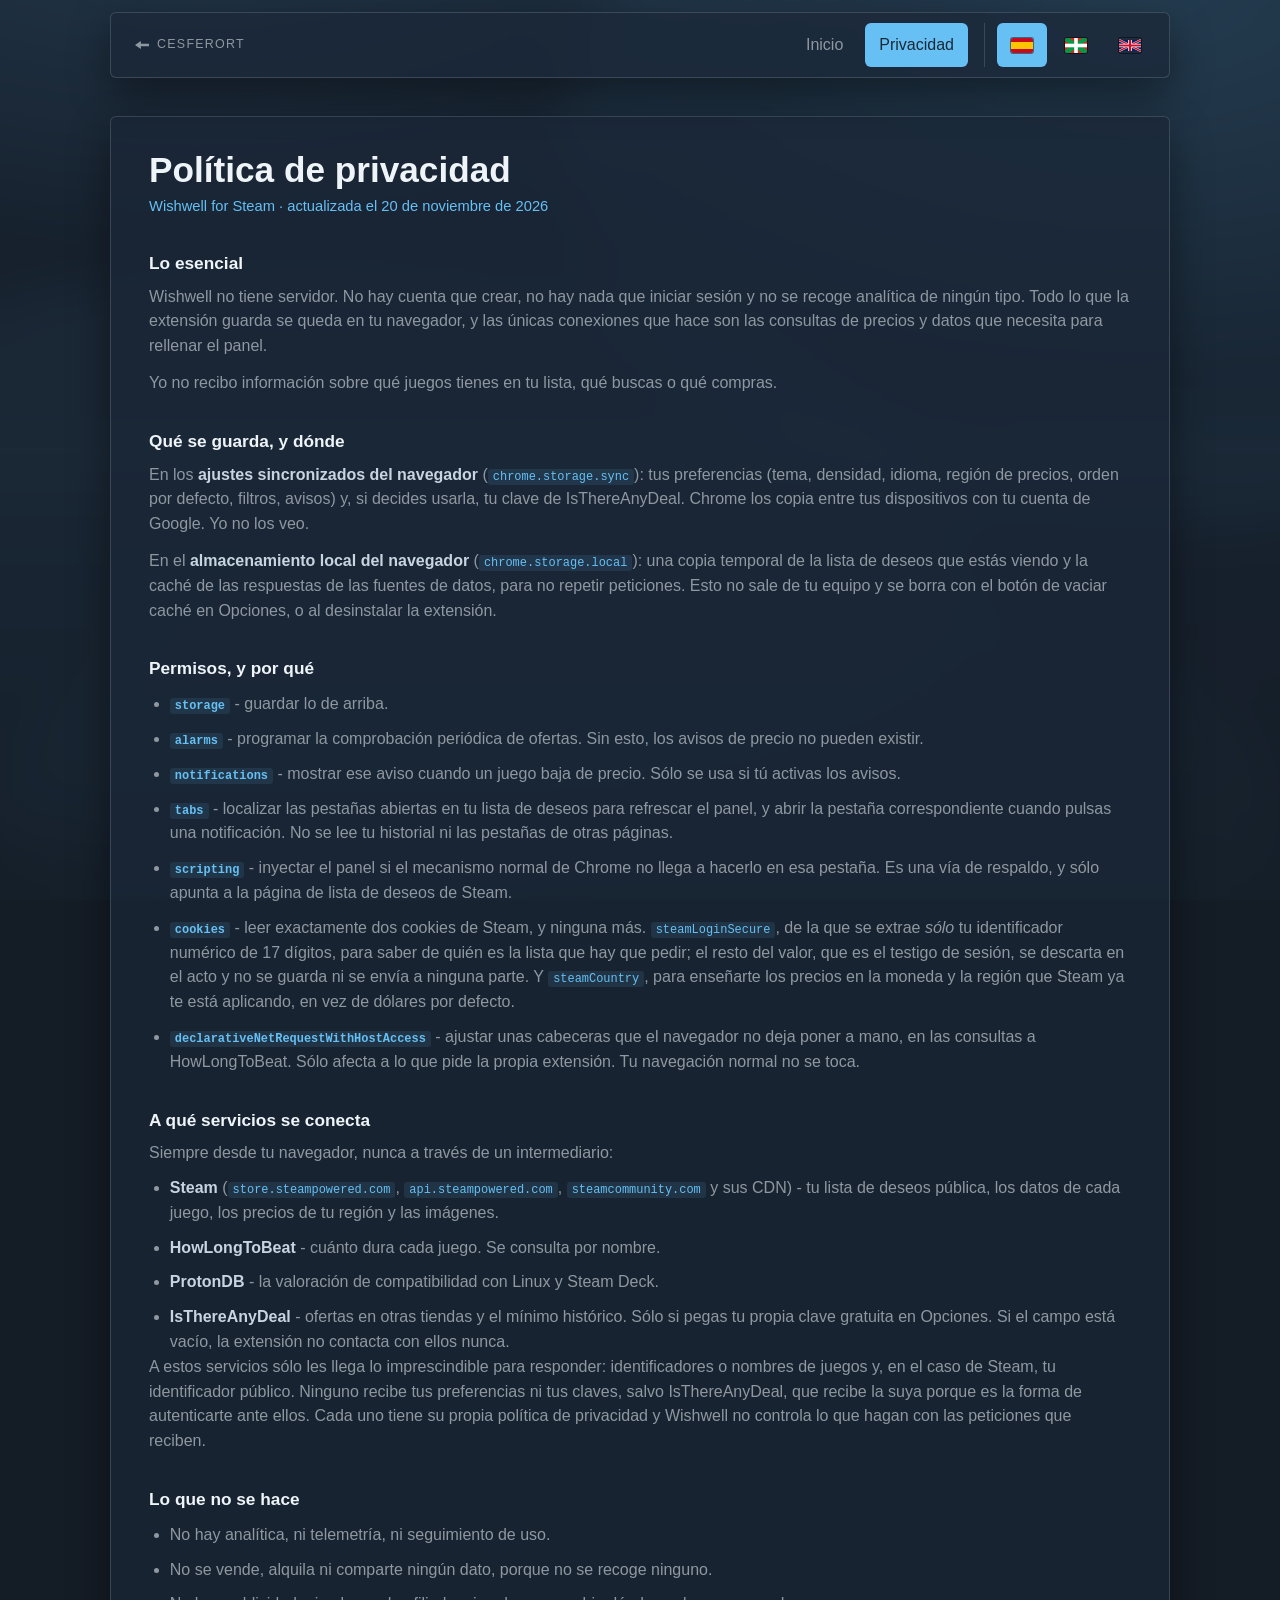
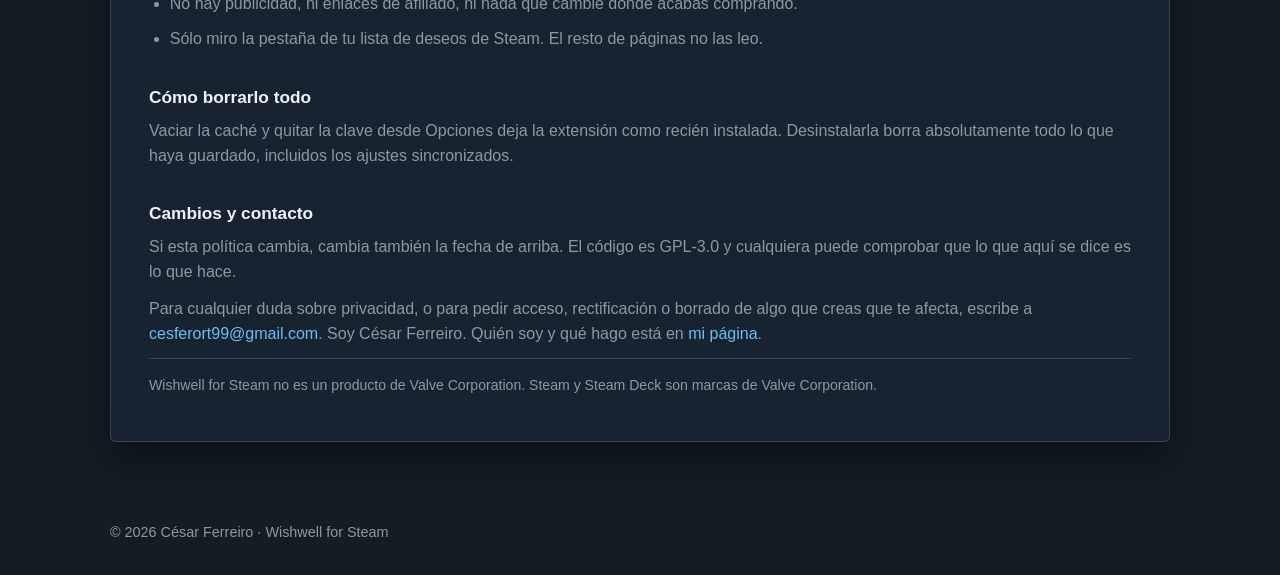
<file: privacy/es.html>
<!DOCTYPE html>
<html lang="es" translate="no">
<head>
  <meta charset="utf-8">
  <meta name="google" content="notranslate">
  <meta name="viewport" content="width=device-width, initial-scale=1">
  <title>Privacidad - Wishwell for Steam</title>
  <meta name="description" content="Qué guarda Wishwell for Steam, dónde lo guarda y a qué servicios se conecta. Sin servidor, sin cuentas y sin analítica.">
  <link rel="canonical" href="https://cesferort.github.io/wishwell-site/privacy/es.html">
  <meta property="og:type" content="article">
  <meta property="og:locale" content="es_ES">
  <meta property="og:title" content="Privacidad - Wishwell for Steam">
  <meta property="og:description" content="Qué guarda Wishwell for Steam, dónde lo guarda y a qué servicios se conecta. Sin servidor, sin cuentas y sin analítica.">
  <meta property="og:url" content="https://cesferort.github.io/wishwell-site/privacy/es.html">
  <meta property="og:image" content="https://cesferort.github.io/wishwell-site/art/share-2026-11.jpg">
  <meta property="og:image:width" content="1200">
  <meta property="og:image:height" content="630">
  <meta property="og:image:alt" content="El arco y el brocal de Wishwell, dentro de una moneda.">
  <meta name="twitter:card" content="summary_large_image">
  <link rel="icon" type="image/png" sizes="32x32" href="../art/favicon.png">
  <link rel="apple-touch-icon" href="../art/favicon.png">
  <link rel="stylesheet" href="../style.css">
</head>
<body>
  <div class="scene" aria-hidden="true"></div>
  <a class="skip" href="#contenido">Saltar al contenido</a>
  <header class="bar panel-box">
    <a class="home" href="https://cesferort.github.io/" target="_blank" rel="noopener">
      <span class="home-arrow" aria-hidden="true"></span>Cesferort
    </a>
    <input class="menu-check" id="menu-check" type="checkbox">
    <label class="menu-toggle" for="menu-check"><span class="visually-hidden">Menú</span><span class="burger" aria-hidden="true"></span></label>
    <nav class="nav" aria-label="Páginas">
      <a href="../index.html">Inicio</a>
      <a href="es.html" aria-current="page">Privacidad</a>
      <span class="langs">
        <a href="es.html" lang="es" aria-current="page" class="flag flag-es" aria-label="Español"><svg class="flag-svg" viewBox="0 0 22 15" aria-hidden="true"><rect width="22" height="15" fill="#c60b1e"/><rect y="4" width="22" height="7" fill="#ffc400"/></svg></a>
        <a href="eu.html" lang="eu" hreflang="eu" class="flag flag-eu" aria-label="Euskera"><svg class="flag-svg" viewBox="0 0 22 15" aria-hidden="true"><rect width="22" height="15" fill="#da291c"/><path fill="#009b48" d="M0 0h4.2L22 12.2V15h-4.2L0 2.8z"/><path fill="#009b48" d="M22 0h-4.2L0 12.2V15h4.2L22 2.8z"/><rect x="9.2" width="3.6" height="15" fill="#fff"/><rect y="5.7" width="22" height="3.6" fill="#fff"/></svg></a>
        <a href="en.html" lang="en" hreflang="en" class="flag flag-en" aria-label="Inglés"><svg class="flag-svg" viewBox="0 0 60 30" aria-hidden="true"><path fill="#012169" d="M0 0h60v30H0z"/><path stroke="#fff" stroke-width="6" d="M0 0l60 30m0-30L0 30"/><path stroke="#C8102E" stroke-width="4" d="M0 0l60 30m0-30L0 30"/><path stroke="#fff" stroke-width="10" d="M30 0v30M0 15h60"/><path stroke="#C8102E" stroke-width="6" d="M30 0v30M0 15h60"/></svg></a>
      </span>
    </nav>
  </header>
  <main id="contenido">
    <article class="panel panel-box page">
      <h1>Política de privacidad</h1>
      <p class="updated">Wishwell for Steam · actualizada el 20 de noviembre de 2026</p>

      <h2>Lo esencial</h2>
      <p>Wishwell no tiene servidor. No hay cuenta que crear, no hay nada que iniciar sesión y no se recoge analítica de ningún tipo. Todo lo que la extensión guarda se queda en tu navegador, y las únicas conexiones que hace son las consultas de precios y datos que necesita para rellenar el panel.</p>
      <p>Yo no recibo información sobre qué juegos tienes en tu lista, qué buscas o qué compras.</p>

      <h2>Qué se guarda, y dónde</h2>
      <p>En los <strong>ajustes sincronizados del navegador</strong> (<code>chrome.storage.sync</code>): tus preferencias (tema, densidad, idioma, región de precios, orden por defecto, filtros, avisos) y, si decides usarla, tu clave de IsThereAnyDeal. Chrome los copia entre tus dispositivos con tu cuenta de Google. Yo no los veo.</p>
      <p>En el <strong>almacenamiento local del navegador</strong> (<code>chrome.storage.local</code>): una copia temporal de la lista de deseos que estás viendo y la caché de las respuestas de las fuentes de datos, para no repetir peticiones. Esto no sale de tu equipo y se borra con el botón de vaciar caché en Opciones, o al desinstalar la extensión.</p>

      <h2>Permisos, y por qué</h2>
      <ul>
        <li><strong><code>storage</code></strong> - guardar lo de arriba.</li>
        <li><strong><code>alarms</code></strong> - programar la comprobación periódica de ofertas. Sin esto, los avisos de precio no pueden existir.</li>
        <li><strong><code>notifications</code></strong> - mostrar ese aviso cuando un juego baja de precio. Sólo se usa si tú activas los avisos.</li>
        <li><strong><code>tabs</code></strong> - localizar las pestañas abiertas en tu lista de deseos para refrescar el panel, y abrir la pestaña correspondiente cuando pulsas una notificación. No se lee tu historial ni las pestañas de otras páginas.</li>
        <li><strong><code>scripting</code></strong> - inyectar el panel si el mecanismo normal de Chrome no llega a hacerlo en esa pestaña. Es una vía de respaldo, y sólo apunta a la página de lista de deseos de Steam.</li>
        <li><strong><code>cookies</code></strong> - leer exactamente dos cookies de Steam, y ninguna más. <code>steamLoginSecure</code>, de la que se extrae <em>sólo</em> tu identificador numérico de 17 dígitos, para saber de quién es la lista que hay que pedir; el resto del valor, que es el testigo de sesión, se descarta en el acto y no se guarda ni se envía a ninguna parte. Y <code>steamCountry</code>, para enseñarte los precios en la moneda y la región que Steam ya te está aplicando, en vez de dólares por defecto.</li>
        <li><strong><code>declarativeNetRequestWithHostAccess</code></strong> - ajustar unas cabeceras que el navegador no deja poner a mano, en las consultas a HowLongToBeat. Sólo afecta a lo que pide la propia extensión. Tu navegación normal no se toca.</li>
      </ul>

      <h2>A qué servicios se conecta</h2>
      <p>Siempre desde tu navegador, nunca a través de un intermediario:</p>
      <ul>
        <li><strong>Steam</strong> (<code>store.steampowered.com</code>, <code>api.steampowered.com</code>, <code>steamcommunity.com</code> y sus CDN) - tu lista de deseos pública, los datos de cada juego, los precios de tu región y las imágenes.</li>
        <li><strong>HowLongToBeat</strong> - cuánto dura cada juego. Se consulta por nombre.</li>
        <li><strong>ProtonDB</strong> - la valoración de compatibilidad con Linux y Steam Deck.</li>
        <li><strong>IsThereAnyDeal</strong> - ofertas en otras tiendas y el mínimo histórico. Sólo si pegas tu propia clave gratuita en Opciones. Si el campo está vacío, la extensión no contacta con ellos nunca.</li>
      </ul>
      <p>A estos servicios sólo les llega lo imprescindible para responder: identificadores o nombres de juegos y, en el caso de Steam, tu identificador público. Ninguno recibe tus preferencias ni tus claves, salvo IsThereAnyDeal, que recibe la suya porque es la forma de autenticarte ante ellos. Cada uno tiene su propia política de privacidad y Wishwell no controla lo que hagan con las peticiones que reciben.</p>

      <h2>Lo que no se hace</h2>
      <ul>
        <li>No hay analítica, ni telemetría, ni seguimiento de uso.</li>
        <li>No se vende, alquila ni comparte ningún dato, porque no se recoge ninguno.</li>
        <li>No hay publicidad, ni enlaces de afiliado, ni nada que cambie dónde acabas comprando.</li>
        <li>Sólo miro la pestaña de tu lista de deseos de Steam. El resto de páginas no las leo.</li>
      </ul>

      <h2>Cómo borrarlo todo</h2>
      <p>Vaciar la caché y quitar la clave desde Opciones deja la extensión como recién instalada. Desinstalarla borra absolutamente todo lo que haya guardado, incluidos los ajustes sincronizados.</p>

      <h2>Cambios y contacto</h2>
      <p>Si esta política cambia, cambia también la fecha de arriba. El código es GPL-3.0 y cualquiera puede comprobar que lo que aquí se dice es lo que hace.</p>
      <p>Para cualquier duda sobre privacidad, o para pedir acceso, rectificación o borrado de algo que creas que te afecta, escribe a <a href="mailto:cesferort99@gmail.com">cesferort99@gmail.com</a>. Soy César Ferreiro. Quién soy y qué hago está en <a href="https://cesferort.github.io/about/es.html" target="_blank" rel="noopener">mi página</a>.</p>

      <p class="legal-note">Wishwell for Steam no es un producto de Valve Corporation. Steam y Steam Deck son marcas de Valve Corporation.</p>
    </article>
  </main>
  <footer>
    <p>© 2026 César Ferreiro · <a href="../index.html">Wishwell for Steam</a></p>
  </footer>
</body>
</html>
</file>
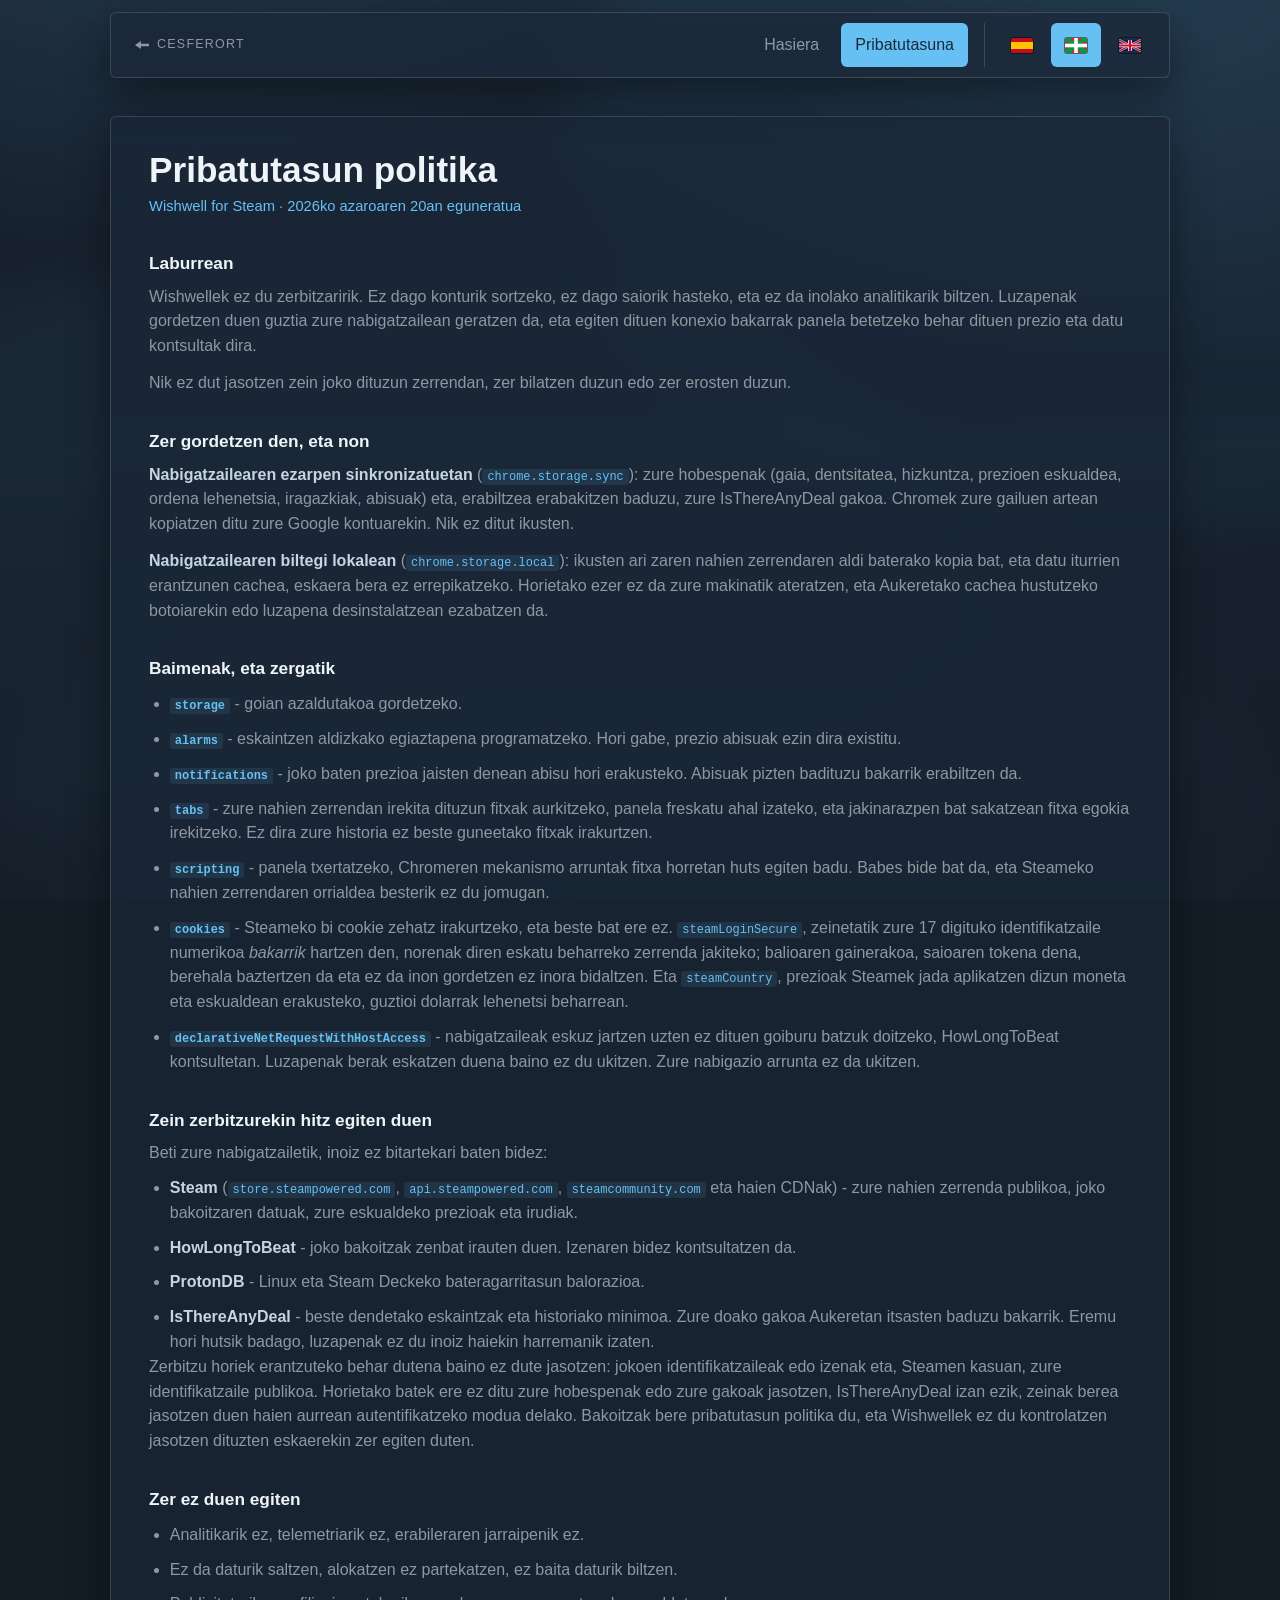
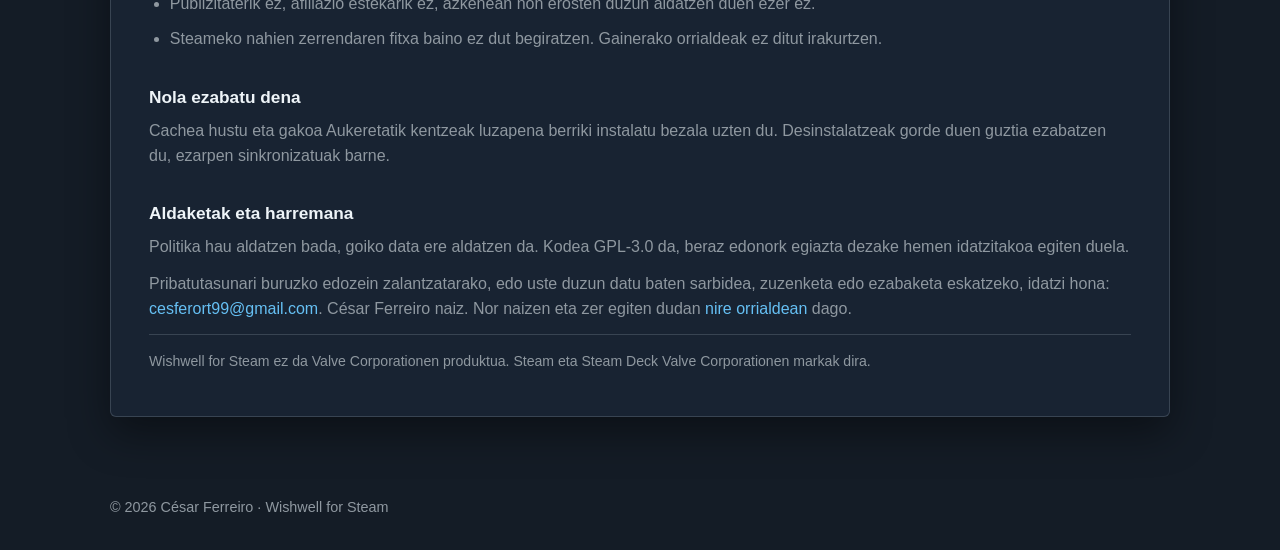
<file: privacy/eu.html>
<!DOCTYPE html>
<html lang="eu" translate="no">
<head>
  <meta charset="utf-8">
  <meta name="google" content="notranslate">
  <meta name="viewport" content="width=device-width, initial-scale=1">
  <title>Pribatutasuna - Wishwell for Steam</title>
  <meta name="description" content="Wishwell for Steamek zer gordetzen duen, non gordetzen duen eta zein zerbitzurekin hitz egiten duen. Zerbitzaririk gabe, konturik gabe eta analitikarik gabe.">
  <link rel="canonical" href="https://cesferort.github.io/wishwell-site/privacy/eu.html">
  <meta property="og:type" content="article">
  <meta property="og:locale" content="eu_ES">
  <meta property="og:title" content="Pribatutasuna - Wishwell for Steam">
  <meta property="og:description" content="Wishwell for Steamek zer gordetzen duen, non gordetzen duen eta zein zerbitzurekin hitz egiten duen. Zerbitzaririk gabe, konturik gabe eta analitikarik gabe.">
  <meta property="og:url" content="https://cesferort.github.io/wishwell-site/privacy/eu.html">
  <meta property="og:image" content="https://cesferort.github.io/wishwell-site/art/share-2026-11.jpg">
  <meta property="og:image:width" content="1200">
  <meta property="og:image:height" content="630">
  <meta property="og:image:alt" content="Wishwellen arkua eta brokala, txanpon baten barruan.">
  <meta name="twitter:card" content="summary_large_image">
  <link rel="icon" type="image/png" sizes="32x32" href="../art/favicon.png">
  <link rel="apple-touch-icon" href="../art/favicon.png">
  <link rel="stylesheet" href="../style.css">
</head>
<body>
  <div class="scene" aria-hidden="true"></div>
  <a class="skip" href="#edukia">Edukira joan</a>
  <header class="bar panel-box">
    <a class="home" href="https://cesferort.github.io/" target="_blank" rel="noopener">
      <span class="home-arrow" aria-hidden="true"></span>Cesferort
    </a>
    <input class="menu-check" id="menu-check" type="checkbox">
    <label class="menu-toggle" for="menu-check"><span class="visually-hidden">Menua</span><span class="burger" aria-hidden="true"></span></label>
    <nav class="nav" aria-label="Orrialdeak">
      <a href="../eu.html">Hasiera</a>
      <a href="eu.html" aria-current="page">Pribatutasuna</a>
      <span class="langs">
        <a href="es.html" lang="es" hreflang="es" class="flag flag-es" aria-label="Gaztelania"><svg class="flag-svg" viewBox="0 0 22 15" aria-hidden="true"><rect width="22" height="15" fill="#c60b1e"/><rect y="4" width="22" height="7" fill="#ffc400"/></svg></a>
        <a href="eu.html" lang="eu" aria-current="page" class="flag flag-eu" aria-label="Euskara"><svg class="flag-svg" viewBox="0 0 22 15" aria-hidden="true"><rect width="22" height="15" fill="#da291c"/><path fill="#009b48" d="M0 0h4.2L22 12.2V15h-4.2L0 2.8z"/><path fill="#009b48" d="M22 0h-4.2L0 12.2V15h4.2L22 2.8z"/><rect x="9.2" width="3.6" height="15" fill="#fff"/><rect y="5.7" width="22" height="3.6" fill="#fff"/></svg></a>
        <a href="en.html" lang="en" hreflang="en" class="flag flag-en" aria-label="Ingelesa"><svg class="flag-svg" viewBox="0 0 60 30" aria-hidden="true"><path fill="#012169" d="M0 0h60v30H0z"/><path stroke="#fff" stroke-width="6" d="M0 0l60 30m0-30L0 30"/><path stroke="#C8102E" stroke-width="4" d="M0 0l60 30m0-30L0 30"/><path stroke="#fff" stroke-width="10" d="M30 0v30M0 15h60"/><path stroke="#C8102E" stroke-width="6" d="M30 0v30M0 15h60"/></svg></a>
      </span>
    </nav>
  </header>
  <main id="edukia">
    <article class="panel panel-box page">
      <h1>Pribatutasun politika</h1>
      <p class="updated">Wishwell for Steam · 2026ko azaroaren 20an eguneratua</p>

      <h2>Laburrean</h2>
      <p>Wishwellek ez du zerbitzaririk. Ez dago konturik sortzeko, ez dago saiorik hasteko, eta ez da inolako analitikarik biltzen. Luzapenak gordetzen duen guztia zure nabigatzailean geratzen da, eta egiten dituen konexio bakarrak panela betetzeko behar dituen prezio eta datu kontsultak dira.</p>
      <p>Nik ez dut jasotzen zein joko dituzun zerrendan, zer bilatzen duzun edo zer erosten duzun.</p>

      <h2>Zer gordetzen den, eta non</h2>
      <p><strong>Nabigatzailearen ezarpen sinkronizatuetan</strong> (<code>chrome.storage.sync</code>): zure hobespenak (gaia, dentsitatea, hizkuntza, prezioen eskualdea, ordena lehenetsia, iragazkiak, abisuak) eta, erabiltzea erabakitzen baduzu, zure IsThereAnyDeal gakoa. Chromek zure gailuen artean kopiatzen ditu zure Google kontuarekin. Nik ez ditut ikusten.</p>
      <p><strong>Nabigatzailearen biltegi lokalean</strong> (<code>chrome.storage.local</code>): ikusten ari zaren nahien zerrendaren aldi baterako kopia bat, eta datu iturrien erantzunen cachea, eskaera bera ez errepikatzeko. Horietako ezer ez da zure makinatik ateratzen, eta Aukeretako cachea hustutzeko botoiarekin edo luzapena desinstalatzean ezabatzen da.</p>

      <h2>Baimenak, eta zergatik</h2>
      <ul>
        <li><strong><code>storage</code></strong> - goian azaldutakoa gordetzeko.</li>
        <li><strong><code>alarms</code></strong> - eskaintzen aldizkako egiaztapena programatzeko. Hori gabe, prezio abisuak ezin dira existitu.</li>
        <li><strong><code>notifications</code></strong> - joko baten prezioa jaisten denean abisu hori erakusteko. Abisuak pizten badituzu bakarrik erabiltzen da.</li>
        <li><strong><code>tabs</code></strong> - zure nahien zerrendan irekita dituzun fitxak aurkitzeko, panela freskatu ahal izateko, eta jakinarazpen bat sakatzean fitxa egokia irekitzeko. Ez dira zure historia ez beste guneetako fitxak irakurtzen.</li>
        <li><strong><code>scripting</code></strong> - panela txertatzeko, Chromeren mekanismo arruntak fitxa horretan huts egiten badu. Babes bide bat da, eta Steameko nahien zerrendaren orrialdea besterik ez du jomugan.</li>
        <li><strong><code>cookies</code></strong> - Steameko bi cookie zehatz irakurtzeko, eta beste bat ere ez. <code>steamLoginSecure</code>, zeinetatik zure 17 digituko identifikatzaile numerikoa <em>bakarrik</em> hartzen den, norenak diren eskatu beharreko zerrenda jakiteko; balioaren gainerakoa, saioaren tokena dena, berehala baztertzen da eta ez da inon gordetzen ez inora bidaltzen. Eta <code>steamCountry</code>, prezioak Steamek jada aplikatzen dizun moneta eta eskualdean erakusteko, guztioi dolarrak lehenetsi beharrean.</li>
        <li><strong><code>declarativeNetRequestWithHostAccess</code></strong> - nabigatzaileak eskuz jartzen uzten ez dituen goiburu batzuk doitzeko, HowLongToBeat kontsultetan. Luzapenak berak eskatzen duena baino ez du ukitzen. Zure nabigazio arrunta ez da ukitzen.</li>
      </ul>

      <h2>Zein zerbitzurekin hitz egiten duen</h2>
      <p>Beti zure nabigatzailetik, inoiz ez bitartekari baten bidez:</p>
      <ul>
        <li><strong>Steam</strong> (<code>store.steampowered.com</code>, <code>api.steampowered.com</code>, <code>steamcommunity.com</code> eta haien CDNak) - zure nahien zerrenda publikoa, joko bakoitzaren datuak, zure eskualdeko prezioak eta irudiak.</li>
        <li><strong>HowLongToBeat</strong> - joko bakoitzak zenbat irauten duen. Izenaren bidez kontsultatzen da.</li>
        <li><strong>ProtonDB</strong> - Linux eta Steam Deckeko bateragarritasun balorazioa.</li>
        <li><strong>IsThereAnyDeal</strong> - beste dendetako eskaintzak eta historiako minimoa. Zure doako gakoa Aukeretan itsasten baduzu bakarrik. Eremu hori hutsik badago, luzapenak ez du inoiz haiekin harremanik izaten.</li>
      </ul>
      <p>Zerbitzu horiek erantzuteko behar dutena baino ez dute jasotzen: jokoen identifikatzaileak edo izenak eta, Steamen kasuan, zure identifikatzaile publikoa. Horietako batek ere ez ditu zure hobespenak edo zure gakoak jasotzen, IsThereAnyDeal izan ezik, zeinak berea jasotzen duen haien aurrean autentifikatzeko modua delako. Bakoitzak bere pribatutasun politika du, eta Wishwellek ez du kontrolatzen jasotzen dituzten eskaerekin zer egiten duten.</p>

      <h2>Zer ez duen egiten</h2>
      <ul>
        <li>Analitikarik ez, telemetriarik ez, erabileraren jarraipenik ez.</li>
        <li>Ez da daturik saltzen, alokatzen ez partekatzen, ez baita daturik biltzen.</li>
        <li>Publizitaterik ez, afiliazio estekarik ez, azkenean non erosten duzun aldatzen duen ezer ez.</li>
        <li>Steameko nahien zerrendaren fitxa baino ez dut begiratzen. Gainerako orrialdeak ez ditut irakurtzen.</li>
      </ul>

      <h2>Nola ezabatu dena</h2>
      <p>Cachea hustu eta gakoa Aukeretatik kentzeak luzapena berriki instalatu bezala uzten du. Desinstalatzeak gorde duen guztia ezabatzen du, ezarpen sinkronizatuak barne.</p>

      <h2>Aldaketak eta harremana</h2>
      <p>Politika hau aldatzen bada, goiko data ere aldatzen da. Kodea GPL-3.0 da, beraz edonork egiazta dezake hemen idatzitakoa egiten duela.</p>
      <p>Pribatutasunari buruzko edozein zalantzatarako, edo uste duzun datu baten sarbidea, zuzenketa edo ezabaketa eskatzeko, idatzi hona: <a href="mailto:cesferort99@gmail.com">cesferort99@gmail.com</a>. César Ferreiro naiz. Nor naizen eta zer egiten dudan <a href="https://cesferort.github.io/about/eu.html" target="_blank" rel="noopener">nire orrialdean</a> dago.</p>

      <p class="legal-note">Wishwell for Steam ez da Valve Corporationen produktua. Steam eta Steam Deck Valve Corporationen markak dira.</p>
    </article>
  </main>
  <footer>
    <p>© 2026 César Ferreiro · <a href="../eu.html">Wishwell for Steam</a></p>
  </footer>
</body>
</html>
</file>
<file: style.css>
:root {
  color-scheme: dark;
  --bg0: #141c26;
  --bg1: #1b2838;
  --bg2: #2a475e;
  --line: rgba(199, 213, 224, 0.18);
  --text: #c7d5e0;
  --bright: #eef4f8;
  --muted: #8f98a0;
  --accent: #66c0f4;
  --accent-2: #417a9b;
  --sale: #a4d007;
  --radius: 6px;
  --shadow: 0 16px 42px rgba(0, 0, 0, 0.42);
  font-family: "Segoe UI", "Helvetica Neue", sans-serif;
}

* { box-sizing: border-box; }

body {
  margin: 0;
  min-height: 100vh;
  padding-top: 12px;
  color: var(--text);
  background: var(--bg0);
  line-height: 1.55;
}

/* La foto va desenfocada y bajo dos capas de oscurecido. */
.scene {
  position: fixed;
  inset: 0;
  z-index: -1;
  overflow: hidden;
  pointer-events: none;
}

.scene::before {
  content: "";
  position: absolute;
  inset: -48px;
  background:
    radial-gradient(1200px 680px at 18% -10%, rgba(102, 192, 244, 0.13), transparent 60%),
    radial-gradient(1000px 620px at 86% 4%, rgba(65, 122, 155, 0.2), transparent 62%),
    linear-gradient(180deg, rgba(27, 40, 56, 0.72), rgba(18, 25, 34, 0.86)),
    url("art/backdrop.jpg") center / cover no-repeat;
  filter: blur(10px);
}

.skip {
  position: absolute;
  left: 12px;
  top: 12px;
  padding: 8px 12px;
  background: var(--bg1);
  color: var(--bright);
  z-index: 5;
  transform: translateY(-150%);
}

.skip:focus { transform: none; }

.visually-hidden {
  position: absolute;
  width: 1px;
  height: 1px;
  padding: 0;
  margin: -1px;
  overflow: hidden;
  clip: rect(0, 0, 0, 0);
  white-space: nowrap;
  border: 0;
}

/* El enlace al sitio padre va a la izquierda y separado: no es una pagina
   hermana de esta, se sale del sitio. */
.home {
  display: inline-flex;
  align-items: center;
  gap: 8px;
  margin-right: auto;
  min-height: 48px;
  padding: 0 14px 0 10px;
  color: var(--muted);
  text-decoration: none;
  letter-spacing: 0.1em;
  text-transform: uppercase;
  font-size: 0.78rem;
  transition: color 220ms ease;
}

.home:hover { color: var(--accent); }

.home-arrow {
  width: 14px;
  height: 8px;
  background: currentColor;
  clip-path: polygon(0 50%, 42% 0, 42% 34%, 100% 34%, 100% 66%, 42% 66%, 42% 100%);
}

.bar {
  position: sticky;
  top: 0;
  z-index: 2;
  display: flex;
  flex-wrap: wrap;
  align-items: center;
  justify-content: flex-end;
  gap: 4px 8px;
  width: min(1060px, calc(100% - 32px));
  margin: 0 auto;
  padding: 8px 14px;
}

.menu-check {
  position: absolute;
  width: 1px;
  height: 1px;
  padding: 0;
  margin: -1px;
  overflow: hidden;
  clip: rect(0, 0, 0, 0);
  white-space: nowrap;
  border: 0;
}

.menu-toggle { display: none; }

@media (min-width: 801px) {
  .menu-check { display: none; }
}

.burger {
  position: relative;
  display: block;
  width: 18px;
  height: 2px;
  background: var(--text);
}

.burger::before,
.burger::after {
  content: "";
  position: absolute;
  left: 0;
  width: 18px;
  height: 2px;
  background: var(--text);
}

.burger::before { top: -6px; }
.burger::after { top: 6px; }

.nav {
  display: flex;
  flex-wrap: wrap;
  align-items: center;
  justify-content: flex-end;
  gap: 4px 8px;
}

.nav a {
  color: var(--muted);
  text-decoration: none;
  min-height: 44px;
  display: inline-flex;
  align-items: center;
  padding: 0 14px;
  border-radius: var(--radius);
  transition: color 200ms ease, background-color 200ms ease;
}

.nav a:hover { color: var(--bright); background: rgba(102, 192, 244, 0.14); }

.nav a[aria-current="page"] {
  color: var(--bg1);
  background: var(--accent);
}

.langs {
  display: inline-flex;
  gap: 4px;
  margin-left: 8px;
  padding-left: 12px;
  border-left: 1px solid var(--line);
}

main {
  width: min(1060px, calc(100% - 32px));
  margin: 0 auto;
  padding: 24px 0 64px;
}

.hero {
  display: grid;
  grid-template-columns: 1.15fr 0.85fr;
  gap: 28px;
  align-items: center;
  margin-top: 24px;
  padding: 32px;
}

.eyebrow {
  margin: 0 0 10px;
  color: var(--accent);
  letter-spacing: 0.1em;
  text-transform: uppercase;
  font-size: 0.8rem;
}

h1 {
  margin: 0;
  font-size: clamp(2rem, 4.6vw, 3rem);
  font-weight: 650;
  line-height: 1.08;
  color: var(--bright);
}

h1 .for {
  display: block;
  margin-top: 4px;
  font-size: 0.42em;
  font-weight: 600;
  letter-spacing: 0.22em;
  text-transform: uppercase;
  color: var(--muted);
}

.lead {
  margin: 18px 0 0;
  font-size: 1.18rem;
  max-width: 34rem;
}

.plain {
  margin: 14px 0 0;
  max-width: 38rem;
  color: var(--muted);
}

.hero-mark {
  width: min(100%, 220px);
  justify-self: center;
  color: var(--accent);
  filter: drop-shadow(0 12px 28px rgba(0, 0, 0, 0.45));
}

/* Boton de la tienda. `.cta-soon` es el mismo boton apagado, mientras la
   extension no este publicada. */
.store { margin: 24px 0 0; }

.cta {
  display: inline-flex;
  align-items: center;
  justify-content: center;
  min-height: 46px;
  padding: 0 22px;
  border-radius: var(--radius);
  background: var(--accent);
  color: var(--bg1);
  font-weight: 650;
  text-decoration: none;
  border: 1px solid transparent;
  transition: background-color 200ms ease;
}

.cta:hover { background: #8ad1f8; }

.cta-soon {
  background: rgba(102, 192, 244, 0.12);
  border-color: var(--line);
  color: var(--muted);
  font-weight: 600;
  cursor: default;
}

.store-note {
  margin: 8px 0 0;
  color: var(--muted);
  font-size: 0.9rem;
}

.cards {
  display: grid;
  grid-template-columns: 1fr 1fr;
  gap: 14px;
  margin-top: 20px;
}

.cards article {
  padding: 20px;
  transition:
    transform 240ms ease,
    border-color 240ms ease,
    background-color 240ms ease,
    box-shadow 240ms ease;
}

.cards article:hover {
  transform: translateY(-3px);
  border-color: rgba(102, 192, 244, 0.8);
  background: rgba(36, 52, 72, 0.88);
  box-shadow: 0 22px 48px rgba(0, 0, 0, 0.34);
}

.cards h2 {
  display: flex;
  align-items: center;
  gap: 10px;
  margin: 0 0 8px;
  font-size: 1.08rem;
  font-weight: 650;
  color: var(--bright);
}

.cards h2 svg {
  width: 22px;
  height: 22px;
  flex: none;
  color: var(--accent);
}

.cards p { margin: 0; color: var(--muted); }

/* Franja de capturas. El marcado esta escrito y comentado en las tres paginas,
   igual que el enlace de la tienda: las capturas tienen que salir de la
   extension funcionando sobre una lista de deseos real, no de una recreacion,
   porque son las mismas que pide la ficha de la tienda y alli se exige que
   muestren funcionalidad real. */
.shots {
  display: grid;
  grid-template-columns: repeat(auto-fit, minmax(300px, 1fr));
  gap: 14px;
  margin-top: 14px;
}

.shots figure {
  margin: 0;
  padding: 10px 10px 0;
  overflow: hidden;
}

.shots img {
  display: block;
  width: 100%;
  height: auto;
  border-radius: 4px;
}

.shots figcaption {
  padding: 10px 4px 12px;
  color: var(--muted);
  font-size: 0.9rem;
}

.shots-wide { grid-column: 1 / -1; }

.panel {
  margin-top: 14px;
  padding: 24px;
}

.panel h2 {
  margin: 0 0 8px;
  font-size: 1.08rem;
  font-weight: 650;
  color: var(--bright);
}

.panel p, .panel li { margin: 0; color: var(--muted); }
.panel p + p, .panel ul { margin-top: 10px; }
.panel ul { padding-left: 1.2rem; }

.panel a {
  color: var(--accent);
  text-decoration: none;
  transition: color 200ms ease;
}

.panel a:hover { color: var(--bright); }


/* Paginas de texto largo (privacidad). */
article.page { padding: 34px 38px 44px; }

.page h1 {
  margin: 0 0 6px;
  font-size: clamp(1.7rem, 3.6vw, 2.2rem);
}

.page .updated {
  margin: 0 0 30px;
  color: var(--accent);
  font-size: 0.92rem;
}

.page h2 {
  margin: 32px 0 8px;
  font-size: 1.08rem;
  font-weight: 650;
  color: var(--bright);
}

.page p, .page li { color: var(--muted); }
.page p + p { margin-top: 12px; }
.page ul { margin: 10px 0 0; padding-left: 1.3rem; }
.page li + li { margin-top: 10px; }
.page strong { color: var(--text); }

.page code {
  padding: 1px 5px;
  border-radius: 3px;
  background: rgba(102, 192, 244, 0.1);
  color: var(--accent);
  font-size: 0.92em;
}

.page a { color: var(--accent); text-decoration: none; }
.page a:hover { color: var(--bright); }

.legal-note {
  margin-top: 34px;
  padding-top: 16px;
  border-top: 1px solid var(--line);
  font-size: 0.88rem;
}

footer {
  width: min(1060px, calc(100% - 32px));
  margin: 0 auto 32px;
  color: var(--muted);
  font-size: 0.9rem;
}

footer a { color: var(--muted); text-decoration: none; }
footer a:hover { color: var(--bright); }

.panel-box {
  background: rgba(27, 40, 56, 0.72);
  border: 1px solid var(--line);
  border-radius: var(--radius);
  box-shadow: var(--shadow);
}

.hero,
.cards article {
  opacity: 1;
  animation: rise 650ms ease forwards;
}

.cards article:nth-child(2) { animation-delay: 70ms; }
.cards article:nth-child(3) { animation-delay: 140ms; }
.cards article:nth-child(4) { animation-delay: 210ms; }

:focus-visible {
  outline: 2px solid var(--accent);
  outline-offset: 3px;
}

@keyframes rise {
  from { opacity: 0; transform: translateY(10px); }
  to { opacity: 1; transform: none; }
}

@media (max-width: 800px) {
  body { padding-top: 0; }
  .bar { top: 0; width: 100%; margin: 0; border-radius: 0; padding: 6px 8px; }
  .home { font-size: 0.72rem; padding-left: 6px; }
  .menu-toggle {
    display: inline-flex;
    align-items: center;
    justify-content: center;
    width: 48px;
    height: 48px;
    margin-left: auto;
    border-radius: var(--radius);
    cursor: pointer;
  }
  .nav {
    display: none;
    flex-basis: 100%;
    flex-direction: column;
    align-items: stretch;
    padding: 4px 0 8px;
  }
  .menu-check:checked ~ .nav { display: flex; }
  .menu-check:focus-visible + .menu-toggle {
    outline: 2px solid var(--accent);
    outline-offset: 3px;
  }
  .menu-check:checked + .menu-toggle .burger { background: transparent; }
  .menu-check:checked + .menu-toggle .burger::before { top: 0; transform: rotate(45deg); }
  .menu-check:checked + .menu-toggle .burger::after { top: 0; transform: rotate(-45deg); }
  .langs {
    flex-basis: auto;
    justify-content: flex-start;
    width: 100%;
    margin: 4px 0 0;
    padding: 8px 0 0;
    border-left: 0;
    border-top: 1px solid var(--line);
  }
  .hero {
    grid-template-columns: 1fr;
    padding: 26px 20px 30px;
  }
  .cards { grid-template-columns: 1fr; }
  .hero-mark { width: min(100%, 160px); }
}

@media (prefers-reduced-motion: reduce) {
  .hero,
  .cards article { animation: none; }
  .cards article:hover { transform: none; }
}

/* Idioma: la bandera, no las siglas. */
.langs a.flag .flag-svg {
  width: 22px;
  height: 15px;
  display: block;
  border-radius: 2px;
  box-shadow: 0 0 0 1px rgba(0, 0, 0, 0.45);
}
</file>
